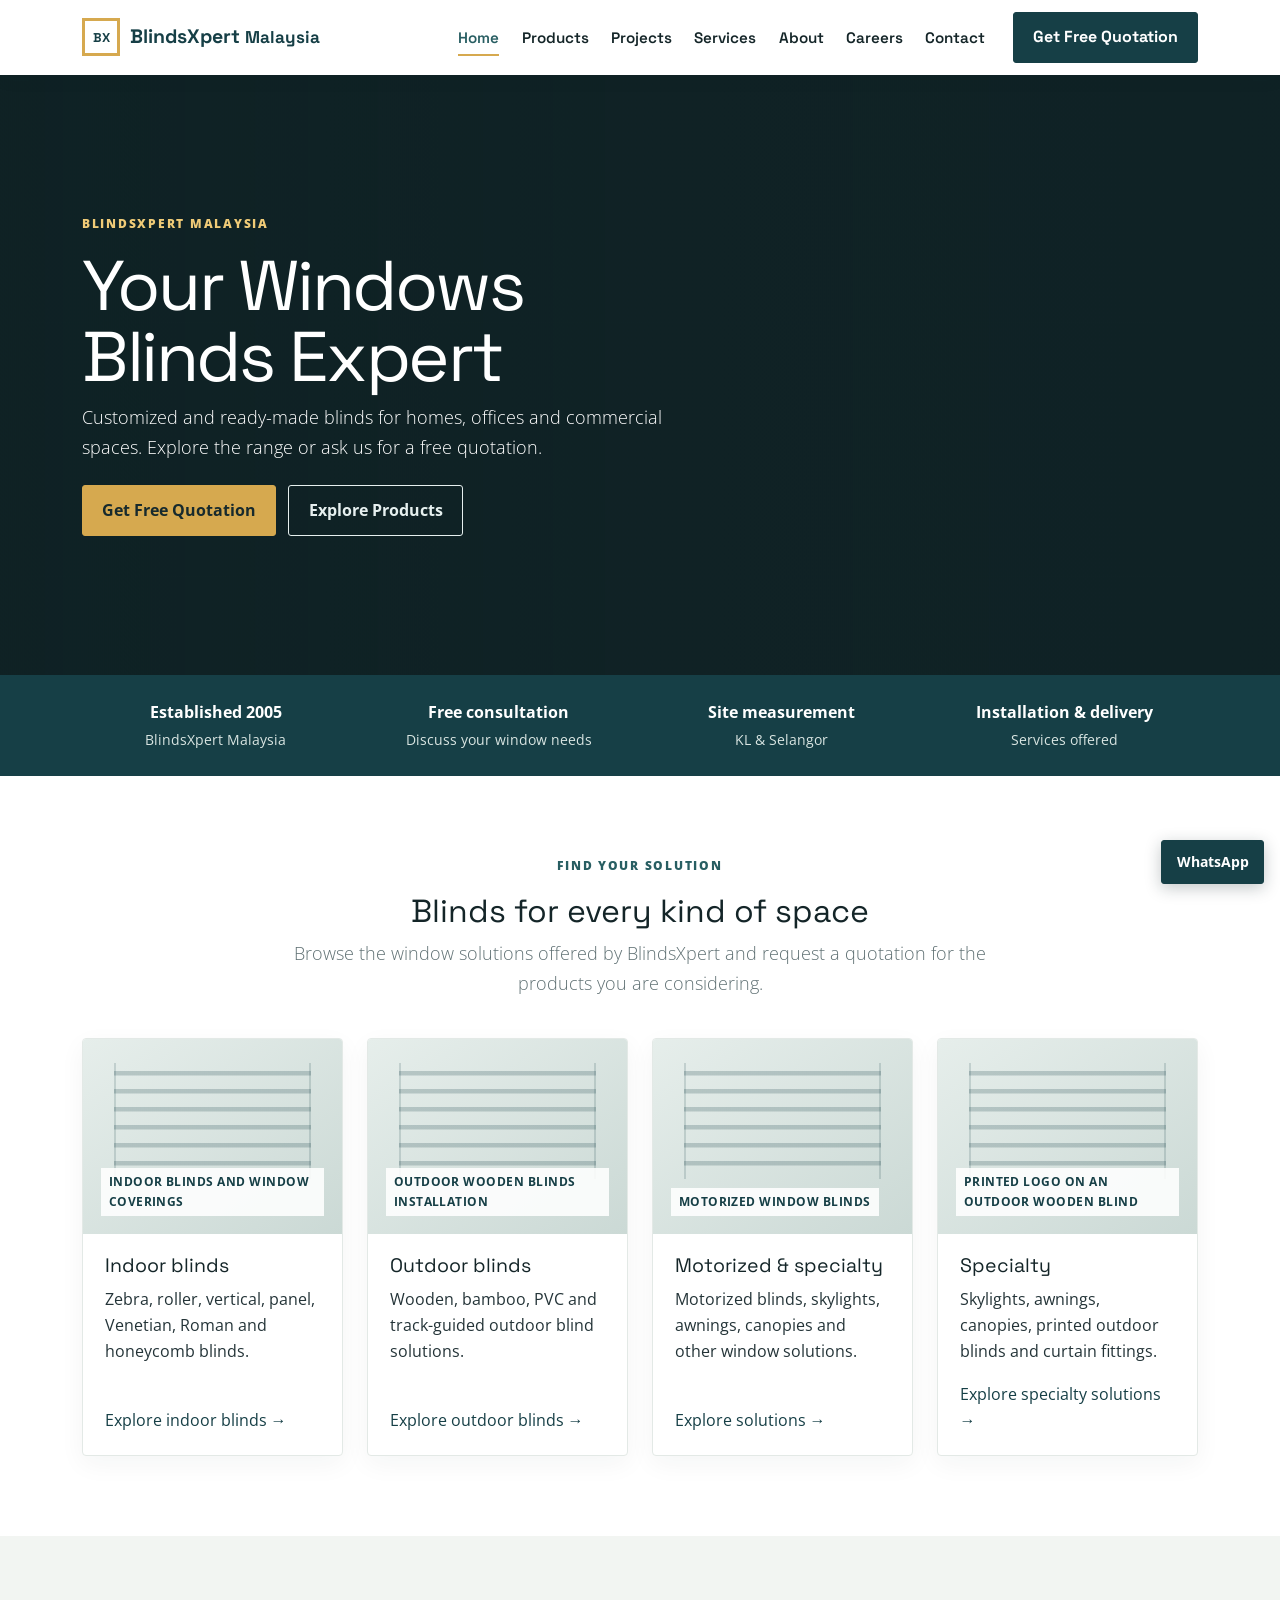
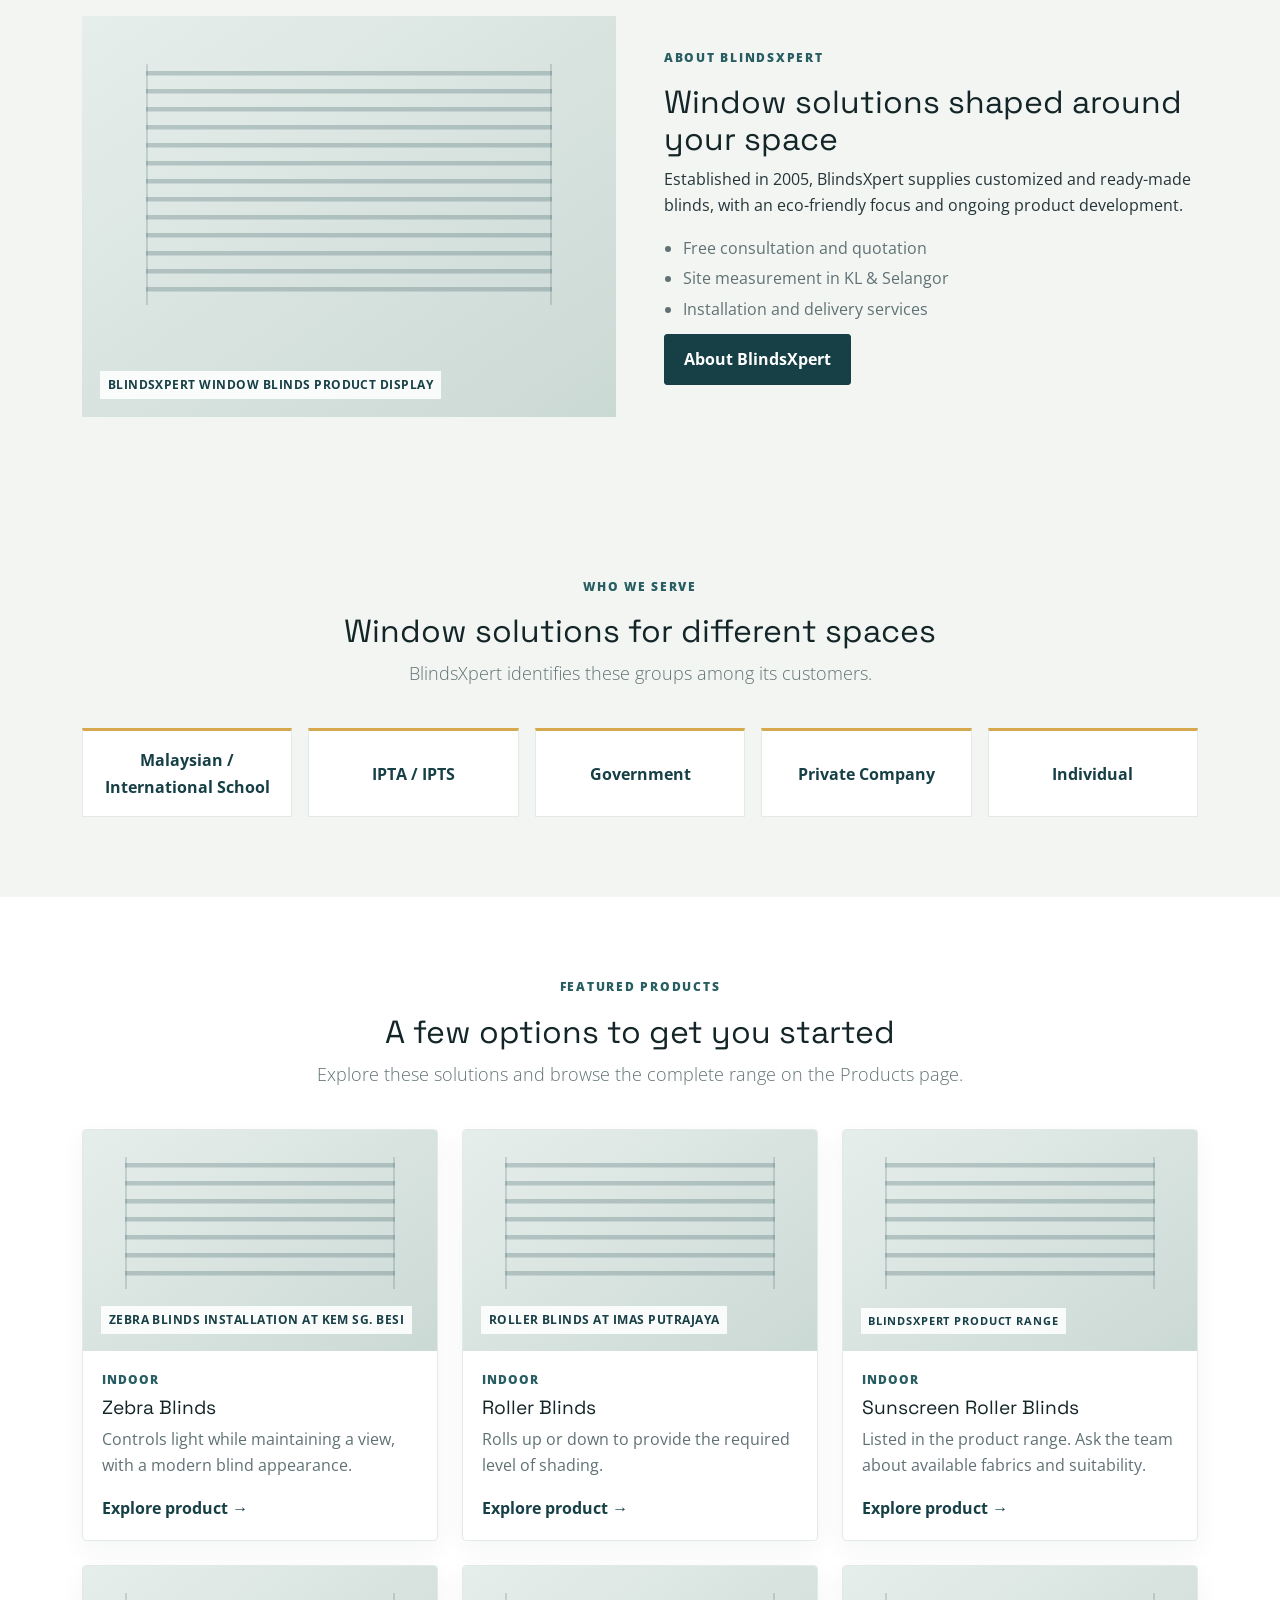
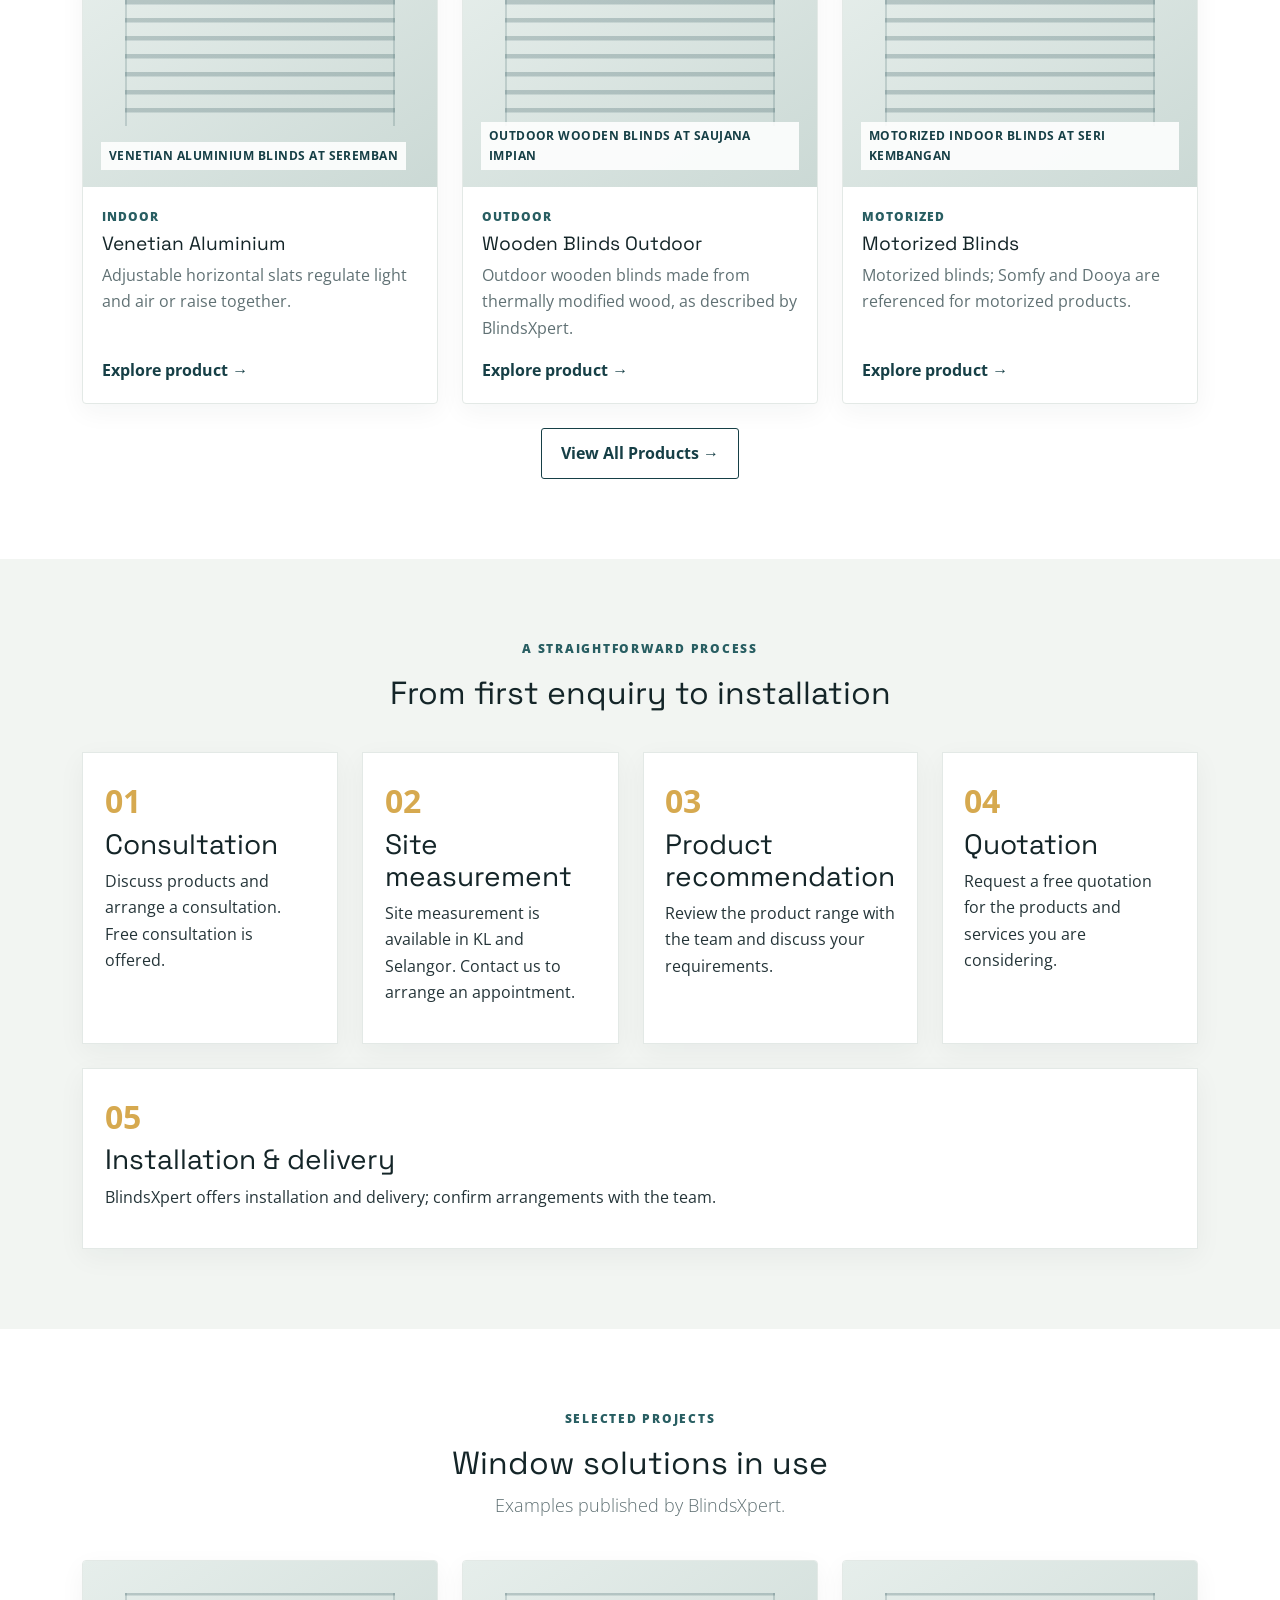
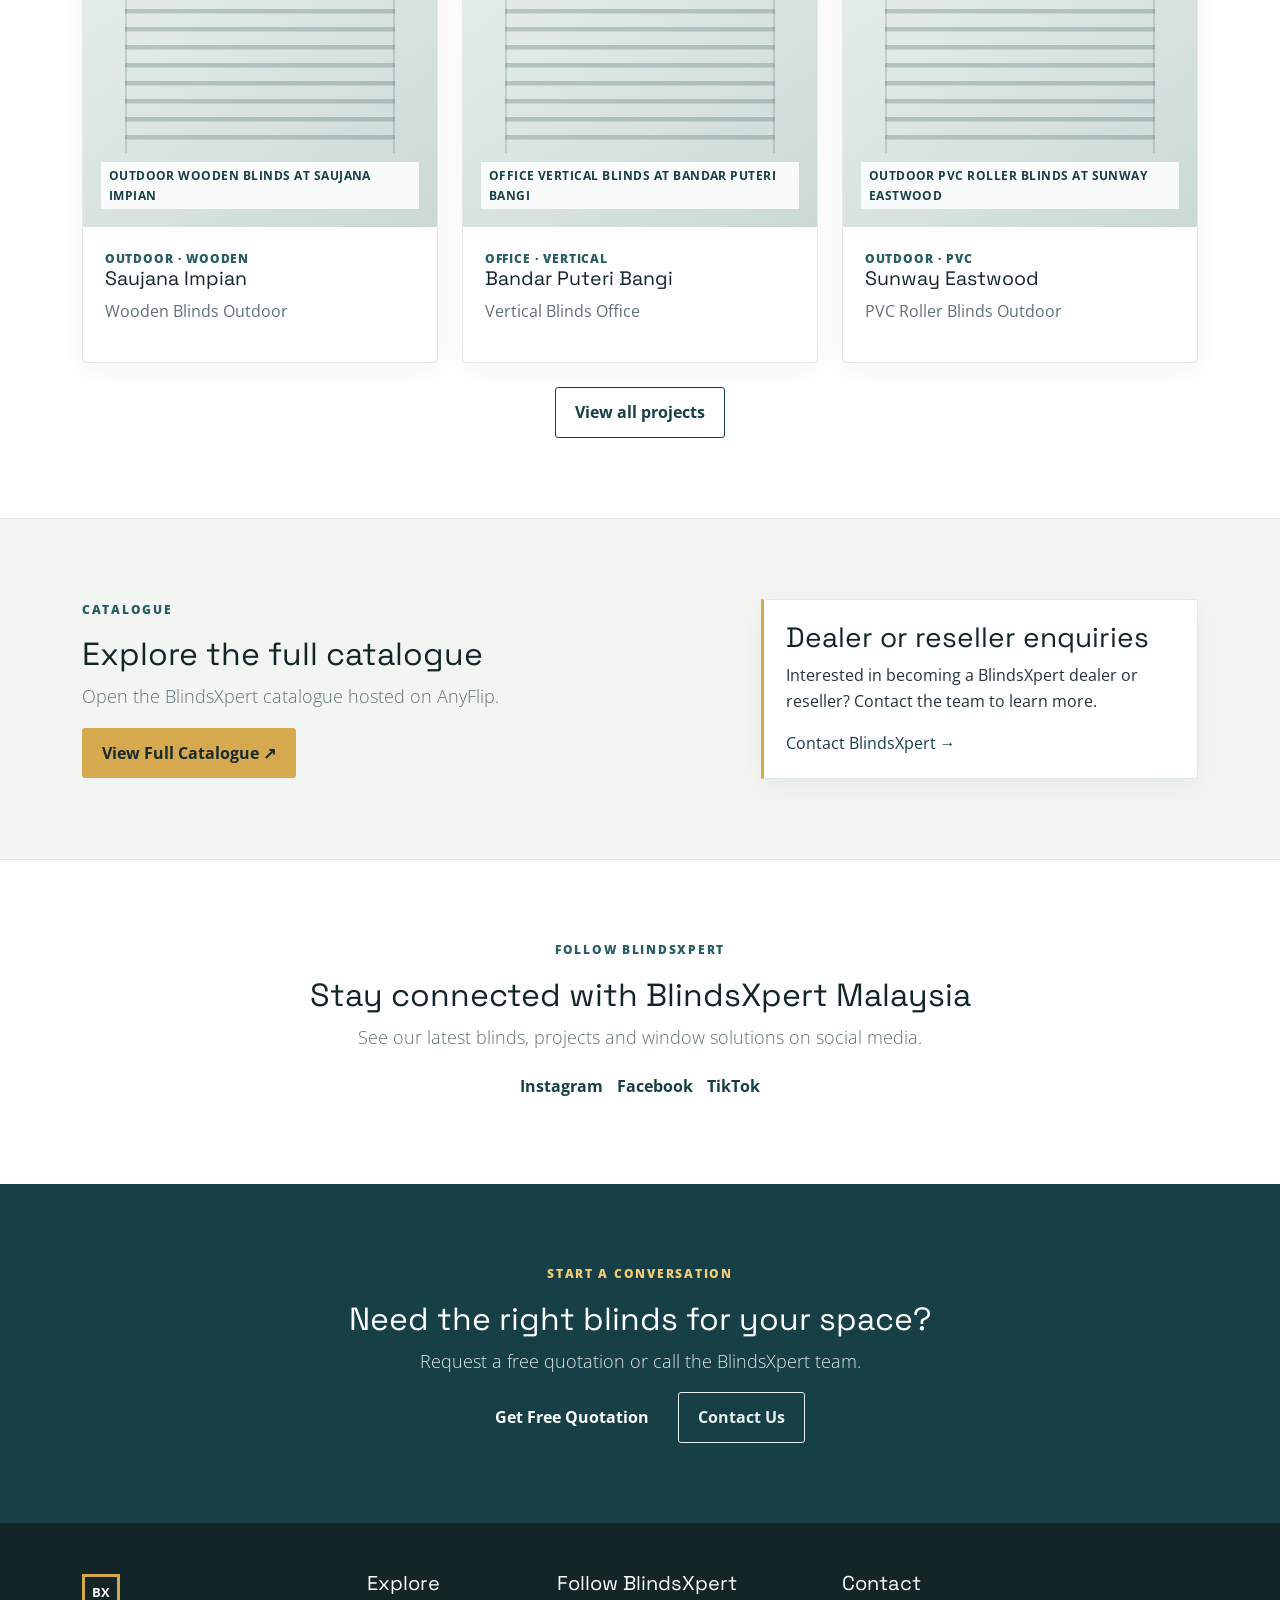
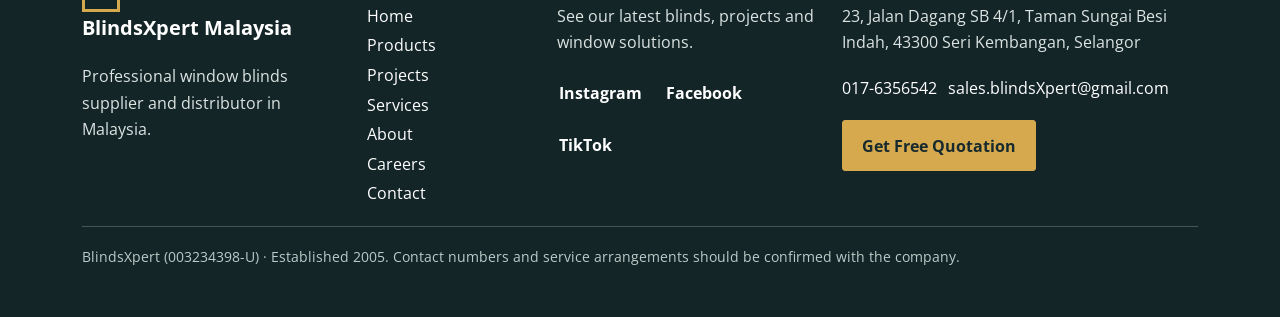
<file: index.html>
<!doctype html><html lang="en"><head><meta charset="utf-8"><meta name="viewport" content="width=device-width,initial-scale=1"><title>BlindsXpert Malaysia | Window Blinds &amp; Shades</title><meta name="description" content="Explore indoor and outdoor blinds, motorized solutions and window coverings from BlindsXpert Malaysia. Request a free quotation or consultation."><meta name="theme-color" content="#163f46"><meta property="og:title" content="BlindsXpert Malaysia | Window Blinds &amp; Shades"><meta property="og:description" content="Window blinds and solutions, with free consultation and quotation."><meta property="og:type" content="website"><link rel="canonical" href="https://blindsxpert.com.my/"><link rel="preconnect" href="https://fonts.googleapis.com"><link rel="preconnect" href="https://fonts.gstatic.com" crossorigin><link href="https://fonts.googleapis.com/css2?family=Open+Sans:wght@400;600;700&family=Space+Grotesk:wght@500;600;700&display=swap" rel="stylesheet"><link href="css/bootstrap.min.css" rel="stylesheet"><link href="css/style.css" rel="stylesheet"><script type="application/ld+json">{"@context":"https://schema.org","@type":"LocalBusiness","name":"BlindsXpert Malaysia","url":"https://blindsxpert.com.my/","email":"sales.blindsXpert@gmail.com","telephone":["+60176356542","+601139964863","+60389577686","+60389257036"],"address":{"@type":"PostalAddress","streetAddress":"23, Jalan Dagang SB 4/1, Taman Sungai Besi Indah","addressLocality":"Seri Kembangan","postalCode":"43300","addressRegion":"Selangor","addressCountry":"MY"},"sameAs":["https://www.facebook.com/blindsxpertmy/"]}</script></head><body><a class="skip-link" href="#main">Skip to content</a><header><nav class="navbar navbar-expand-lg sticky-top" aria-label="Main navigation"><div class="container"><a class="brand-mark" href="index.html" aria-label="BlindsXpert Malaysia home"><span class="brand-symbol" aria-hidden="true">BX</span><span>BlindsXpert <small>Malaysia</small></span></a><button class="navbar-toggler" type="button" data-bs-toggle="collapse" data-bs-target="#siteNav" aria-controls="siteNav" aria-expanded="false" aria-label="Toggle navigation"><span class="navbar-toggler-icon"></span></button><div class="collapse navbar-collapse" id="siteNav"><div class="navbar-nav ms-auto align-items-lg-center"><a class="nav-link active" aria-current="page" href="index.html">Home</a><a class="nav-link" href="products.html">Products</a><a class="nav-link" href="projects.html">Projects</a><a class="nav-link" href="services.html">Services</a><a class="nav-link" href="about.html">About</a><a class="nav-link" href="careers.html">Careers</a><a class="nav-link" href="contact.html">Contact</a><a class="btn btn-primary ms-lg-3" href="contact.html#quote">Get Free Quotation</a></div></div></div></nav></header><main id="main"><section class="hero"><div class="container py-5"><div class="col-lg-8 px-0"><p class="eyebrow">BlindsXpert Malaysia</p><h1>Your Windows<br>Blinds Expert</h1><p class="lead text-white mb-4">Customized and ready-made blinds for homes, offices and commercial spaces. Explore the range or ask us for a free quotation.</p><div class="hero-actions"><a class="btn btn-accent" href="contact.html#quote">Get Free Quotation</a><a class="btn btn-outline-light" href="products.html">Explore Products</a></div></div></div></section>
<section class="feature-strip py-4"><div class="container"><div class="row g-3 text-center"><div class="col-6 col-lg-3"><strong>Established 2005</strong><span>BlindsXpert Malaysia</span></div><div class="col-6 col-lg-3"><strong>Free consultation</strong><span>Discuss your window needs</span></div><div class="col-6 col-lg-3"><strong>Site measurement</strong><span>KL &amp; Selangor</span></div><div class="col-6 col-lg-3"><strong>Installation &amp; delivery</strong><span>Services offered</span></div></div></div></section>
<section class="section-pad"><div class="container"><div class="section-title text-center"><p class="eyebrow">Find your solution</p><h2>Blinds for every kind of space</h2><p class="lead">Browse the window solutions offered by BlindsXpert and request a quotation for the products you are considering.</p></div><div class="row g-4"><div class="col-md-6 col-lg-3"><article class="category-card"><img src="https://blindsxpert.com.my/images/portfolio_project/project2022/2.jpeg" alt="Indoor blinds and window coverings" loading="lazy"><div class="card-body"><h3>Indoor blinds</h3><p>Zebra, roller, vertical, panel, Venetian, Roman and honeycomb blinds.</p><a href="products.html#indoor">Explore indoor blinds →</a></div></article></div><div class="col-md-6 col-lg-3"><article class="category-card"><img src="https://blindsxpert.com.my/images/portfolio_project/project2022/1.jpeg" alt="Outdoor wooden blinds installation" loading="lazy"><div class="card-body"><h3>Outdoor blinds</h3><p>Wooden, bamboo, PVC and track-guided outdoor blind solutions.</p><a href="products.html#outdoor">Explore outdoor blinds →</a></div></article></div><div class="col-md-6 col-lg-3"><article class="category-card"><img src="https://blindsxpert.com.my/images/portfolio_project/project2022/9.jpeg" alt="Motorized window blinds" loading="lazy"><div class="card-body"><h3>Motorized &amp; specialty</h3><p>Motorized blinds, skylights, awnings, canopies and other window solutions.</p><a href="products.html#motorized">Explore solutions →</a></div></article></div><div class="col-md-6 col-lg-3"><article class="category-card"><img src="https://blindsxpert.com.my/images/portfolio_project/project2022/logodiy.jpeg" alt="Printed logo on an outdoor wooden blind" loading="lazy"><div class="card-body"><h3>Specialty</h3><p>Skylights, awnings, canopies, printed outdoor blinds and curtain fittings.</p><a href="products.html#specialty">Explore specialty solutions →</a></div></article></div></div></div></section>
<section class="section-pad section-light"><div class="container"><div class="row g-5 align-items-center"><div class="col-lg-6"><img class="plain-image" src="https://blindsxpert.com.my/images/portfolio_project/project2022/9.jpeg" alt="BlindsXpert window blinds product display" loading="lazy"></div><div class="col-lg-6"><p class="eyebrow">About BlindsXpert</p><h2>Window solutions shaped around your space</h2><p>Established in 2005, BlindsXpert supplies customized and ready-made blinds, with an eco-friendly focus and ongoing product development.</p><ul class="benefit-list"><li>Free consultation and quotation</li><li>Site measurement in KL &amp; Selangor</li><li>Installation and delivery services</li></ul><a class="btn btn-primary" href="about.html">About BlindsXpert</a></div></div></div></section>
<section class="section-pad who-we-serve"><div class="container"><div class="section-title text-center"><p class="eyebrow">Who we serve</p><h2>Window solutions for different spaces</h2><p class="lead">BlindsXpert identifies these groups among its customers.</p></div><div class="row g-3 text-center"><div class="col-6 col-lg"><div class="segment-card">Malaysian / International School</div></div><div class="col-6 col-lg"><div class="segment-card">IPTA / IPTS</div></div><div class="col-6 col-lg"><div class="segment-card">Government</div></div><div class="col-6 col-lg"><div class="segment-card">Private Company</div></div><div class="col-6 col-lg"><div class="segment-card">Individual</div></div></div></div></section><section class="section-pad featured-products"><div class="container"><div class="section-title text-center"><p class="eyebrow">Featured products</p><h2>A few options to get you started</h2><p class="lead">Explore these solutions and browse the complete range on the Products page.</p></div><div class="row g-4">
<div class="col-md-6 col-lg-4"><article class="product-feature-card"><img src="https://blindsxpert.com.my/images/portfolio_project/project2022/5.jpeg" alt="Zebra blinds installation at Kem Sg. Besi" loading="lazy"><div class="product-feature-body"><span class="tag">Indoor</span><h3>Zebra Blinds</h3><p>Controls light while maintaining a view, with a modern blind appearance.</p><a href="products.html#indoor">Explore product →</a></div></article></div>
<div class="col-md-6 col-lg-4"><article class="product-feature-card"><img src="https://blindsxpert.com.my/images/portfolio_project/project2022/7.jpeg" alt="Roller blinds at IMAS Putrajaya" loading="lazy"><div class="product-feature-body"><span class="tag">Indoor</span><h3>Roller Blinds</h3><p>Rolls up or down to provide the required level of shading.</p><a href="products.html#indoor">Explore product →</a></div></article></div>
<div class="col-md-6 col-lg-4"><article class="product-feature-card no-image"><div class="product-placeholder" aria-hidden="true"><span>BlindsXpert product range</span></div><div class="product-feature-body"><span class="tag">Indoor</span><h3>Sunscreen Roller Blinds</h3><p>Listed in the product range. Ask the team about available fabrics and suitability.</p><a href="products.html#indoor">Explore product →</a></div></article></div>
<div class="col-md-6 col-lg-4"><article class="product-feature-card"><img src="https://blindsxpert.com.my/images/portfolio_project/project2022/10.jpeg" alt="Venetian aluminium blinds at Seremban" loading="lazy"><div class="product-feature-body"><span class="tag">Indoor</span><h3>Venetian Aluminium</h3><p>Adjustable horizontal slats regulate light and air or raise together.</p><a href="products.html#indoor">Explore product →</a></div></article></div>
<div class="col-md-6 col-lg-4"><article class="product-feature-card"><img src="https://blindsxpert.com.my/images/portfolio_project/project2022/1.jpeg" alt="Outdoor wooden blinds at Saujana Impian" loading="lazy"><div class="product-feature-body"><span class="tag">Outdoor</span><h3>Wooden Blinds Outdoor</h3><p>Outdoor wooden blinds made from thermally modified wood, as described by BlindsXpert.</p><a href="products.html#outdoor">Explore product →</a></div></article></div>
<div class="col-md-6 col-lg-4"><article class="product-feature-card"><img src="https://blindsxpert.com.my/images/portfolio_project/project2022/9.jpeg" alt="Motorized indoor blinds at Seri Kembangan" loading="lazy"><div class="product-feature-body"><span class="tag">Motorized</span><h3>Motorized Blinds</h3><p>Motorized blinds; Somfy and Dooya are referenced for motorized products.</p><a href="products.html#motorized">Explore product →</a></div></article></div>
</div><div class="text-center mt-4"><a class="btn btn-outline-primary" href="products.html">View All Products →</a></div></div></section>
<section class="section-pad section-light">
<div class="container"><div class="section-title text-center"><p class="eyebrow">A straightforward process</p><h2>From first enquiry to installation</h2></div><div class="row g-4">
<div class="col-md-6 col-lg"><div class="info-card"><span class="process-number">01</span><h3>Consultation</h3><p>Discuss products and arrange a consultation. Free consultation is offered.</p></div></div>
<div class="col-md-6 col-lg"><div class="info-card"><span class="process-number">02</span><h3>Site measurement</h3><p>Site measurement is available in KL and Selangor. Contact us to arrange an appointment.</p></div></div>
<div class="col-md-6 col-lg"><div class="info-card"><span class="process-number">03</span><h3>Product recommendation</h3><p>Review the product range with the team and discuss your requirements.</p></div></div>
<div class="col-md-6 col-lg"><div class="info-card"><span class="process-number">04</span><h3>Quotation</h3><p>Request a free quotation for the products and services you are considering.</p></div></div>
<div class="col-md-6 col-lg"><div class="info-card"><span class="process-number">05</span><h3>Installation &amp; delivery</h3><p>BlindsXpert offers installation and delivery; confirm arrangements with the team.</p></div></div>
</div></div></section>
<section class="section-pad"><div class="container"><div class="section-title text-center"><p class="eyebrow">Selected projects</p><h2>Window solutions in use</h2><p class="lead">Examples published by BlindsXpert.</p></div><div class="row g-4"><div class="col-md-4"><article class="project-card"><img src="https://blindsxpert.com.my/images/portfolio_project/project2022/1.jpeg" alt="Outdoor wooden blinds at Saujana Impian" loading="lazy"><div class="card-body"><span class="tag">Outdoor · Wooden</span><h3>Saujana Impian</h3><p>Wooden Blinds Outdoor</p></div></article></div><div class="col-md-4"><article class="project-card"><img src="https://blindsxpert.com.my/images/portfolio_project/project2022/2.jpeg" alt="Office vertical blinds at Bandar Puteri Bangi" loading="lazy"><div class="card-body"><span class="tag">Office · Vertical</span><h3>Bandar Puteri Bangi</h3><p>Vertical Blinds Office</p></div></article></div><div class="col-md-4"><article class="project-card"><img src="https://blindsxpert.com.my/images/portfolio_project/project2022/3.jpeg" alt="Outdoor PVC roller blinds at Sunway Eastwood" loading="lazy"><div class="card-body"><span class="tag">Outdoor · PVC</span><h3>Sunway Eastwood</h3><p>PVC Roller Blinds Outdoor</p></div></article></div></div><div class="text-center mt-4"><a class="btn btn-outline-primary" href="projects.html">View all projects</a></div></div></section>
<section class="section-pad section-light catalogue-section"><div class="container"><div class="row g-5 align-items-center"><div class="col-lg-7"><p class="eyebrow">Catalogue</p><h2>Explore the full catalogue</h2><p class="lead">Open the BlindsXpert catalogue hosted on AnyFlip.</p><a class="btn btn-accent" href="https://online.anyflip.com/djdfc/yobf/mobile/" target="_blank" rel="noopener noreferrer">View Full Catalogue <span aria-hidden="true">↗</span></a></div><div class="col-lg-5"><div class="info-card"><h3>Dealer or reseller enquiries</h3><p>Interested in becoming a BlindsXpert dealer or reseller? Contact the team to learn more.</p><a href="contact.html#quote">Contact BlindsXpert →</a></div></div></div></div></section>
<section class="section-pad social-follow"><div class="container text-center"><p class="eyebrow">Follow BlindsXpert</p><h2>Stay connected with BlindsXpert Malaysia</h2><p class="lead">See our latest blinds, projects and window solutions on social media.</p><div class="social-links social-links-light justify-content-center"><a class="social-link" href="https://www.instagram.com/blindsxpert/" target="_blank" rel="noopener noreferrer" aria-label="BlindsXpert on Instagram">Instagram</a><a class="social-link" href="https://www.facebook.com/blindsxpertmy/" target="_blank" rel="noopener noreferrer" aria-label="BlindsXpert on Facebook">Facebook</a><a class="social-link" href="https://www.tiktok.com/@blindsxpert_tiktok" target="_blank" rel="noopener noreferrer" aria-label="BlindsXpert on TikTok">TikTok</a></div></div></section><section class="section-pad final-cta"><div class="container text-center"><p class="eyebrow">Start a conversation</p><h2>Need the right blinds for your space?</h2><p class="lead">Request a free quotation or call the BlindsXpert team.</p><a class="btn btn-primary" href="contact.html#quote">Get Free Quotation</a><a class="btn btn-outline-light ms-sm-2" href="contact.html">Contact Us</a></div></section></main><footer class="footer py-5"><div class="container"><div class="row g-4 align-items-start"><div class="col-12 col-lg-3"><a class="brand-mark text-white" href="index.html" aria-label="BlindsXpert Malaysia home"><span class="brand-symbol" aria-hidden="true">BX</span><span>BlindsXpert Malaysia</span></a><p class="mt-3">Professional window blinds supplier and distributor in Malaysia.</p></div><div class="col-6 col-lg-2"><h2 class="h5">Explore</h2><nav aria-label="Footer navigation"><a href="index.html">Home</a><a href="products.html">Products</a><a href="projects.html">Projects</a><a href="services.html">Services</a><a href="about.html">About</a><a href="careers.html">Careers</a><a href="contact.html">Contact</a></nav></div><div class="col-6 col-lg-3"><h2 class="h5">Follow BlindsXpert</h2><p>See our latest blinds, projects and window solutions.</p><div class="social-links"><a class="social-link" href="https://www.instagram.com/blindsxpert/" target="_blank" rel="noopener noreferrer" aria-label="BlindsXpert on Instagram">Instagram</a><a class="social-link" href="https://www.facebook.com/blindsxpertmy/" target="_blank" rel="noopener noreferrer" aria-label="BlindsXpert on Facebook">Facebook</a><a class="social-link" href="https://www.tiktok.com/@blindsxpert_tiktok" target="_blank" rel="noopener noreferrer" aria-label="BlindsXpert on TikTok">TikTok</a></div></div><div class="col-12 col-lg-4"><h2 class="h5">Contact</h2><p>23, Jalan Dagang SB 4/1, Taman Sungai Besi Indah, 43300 Seri Kembangan, Selangor</p><a href="tel:+60176356542">017-6356542</a><a href="mailto:sales.blindsXpert@gmail.com">sales.blindsXpert@gmail.com</a><a class="btn btn-accent footer-cta mt-3" href="contact.html#quote">Get Free Quotation</a></div></div><hr><small>BlindsXpert (003234398-U) · Established 2005. Contact numbers and service arrangements should be confirmed with the company.</small></div></footer><a class="btn btn-primary floating-contact" href="https://blindsxpert.wasap.my/" target="_blank" rel="noopener noreferrer" aria-label="Contact BlindsXpert on WhatsApp">WhatsApp</a><button class="btn btn-primary to-top" type="button" aria-label="Back to top">↑</button><script src="https://cdn.jsdelivr.net/npm/bootstrap@5.0.0/dist/js/bootstrap.bundle.min.js"></script><script src="js/main.js" defer></script></body></html>
</file>
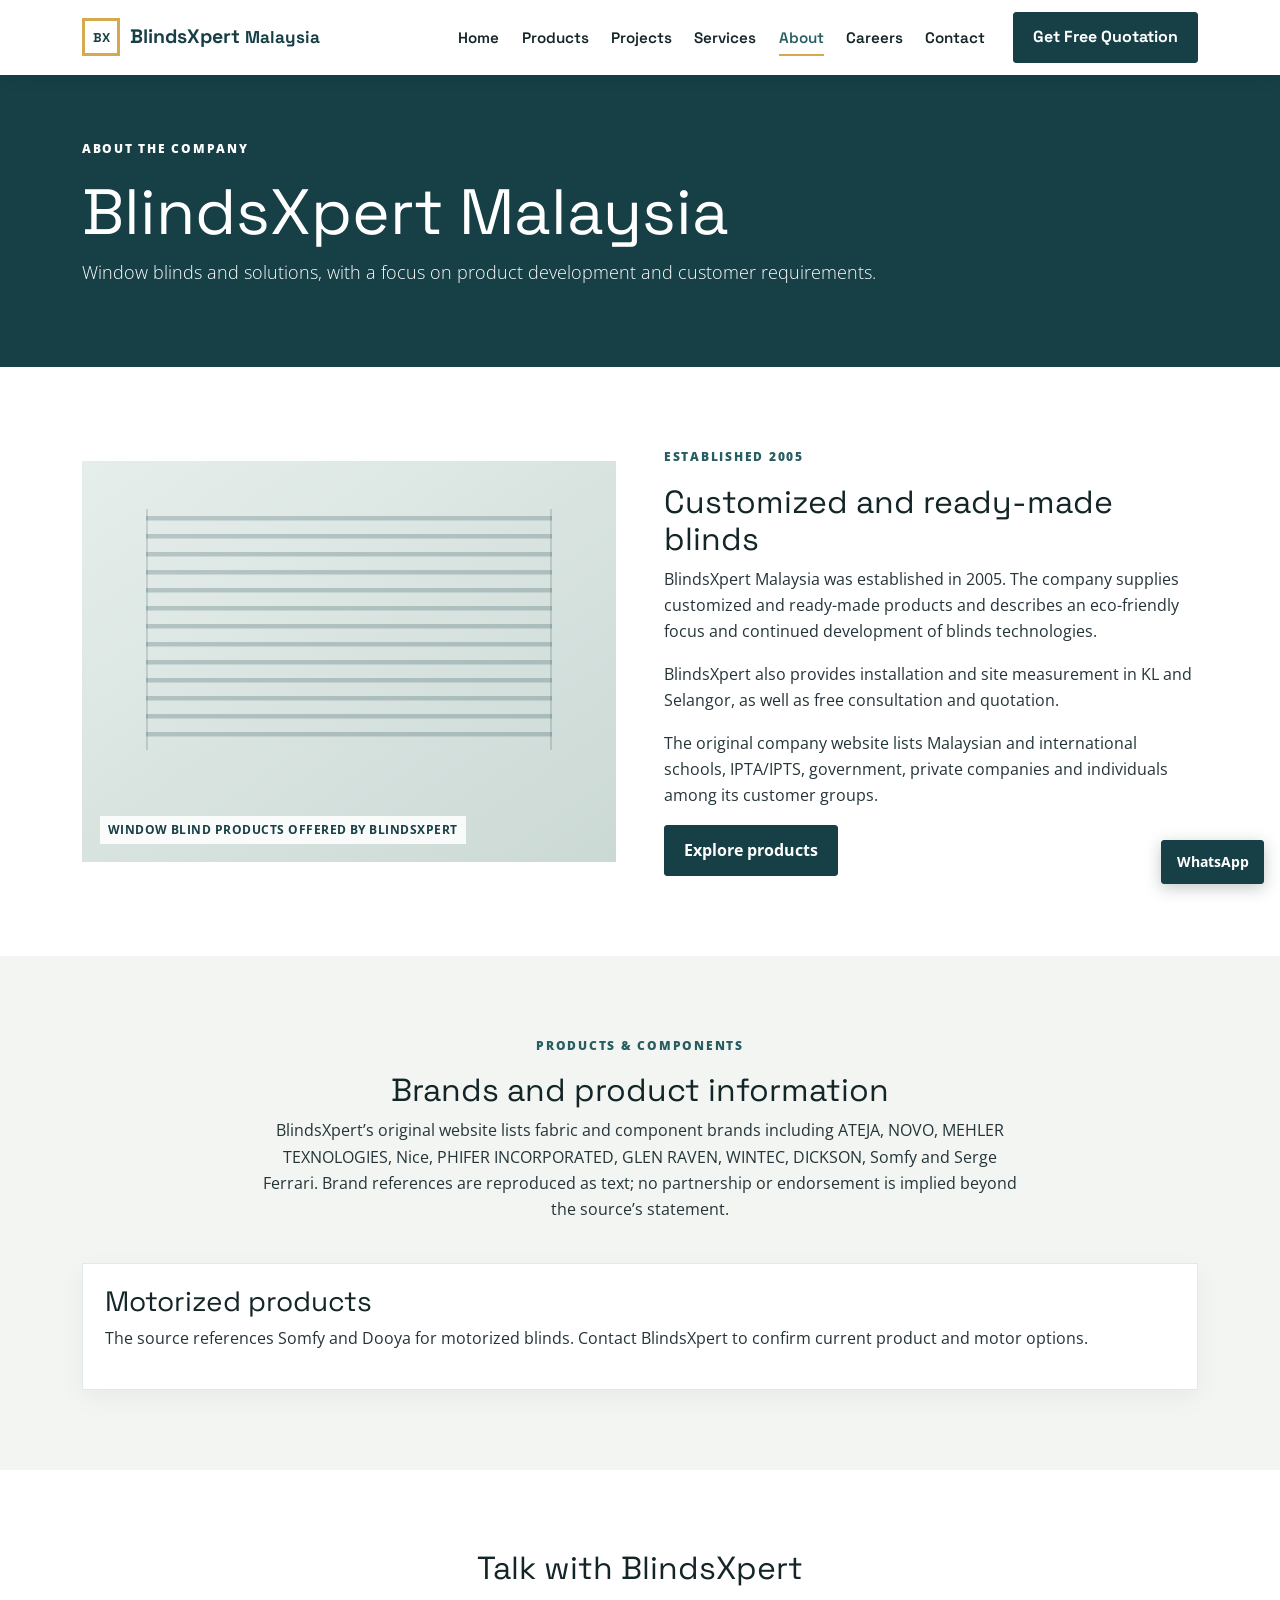
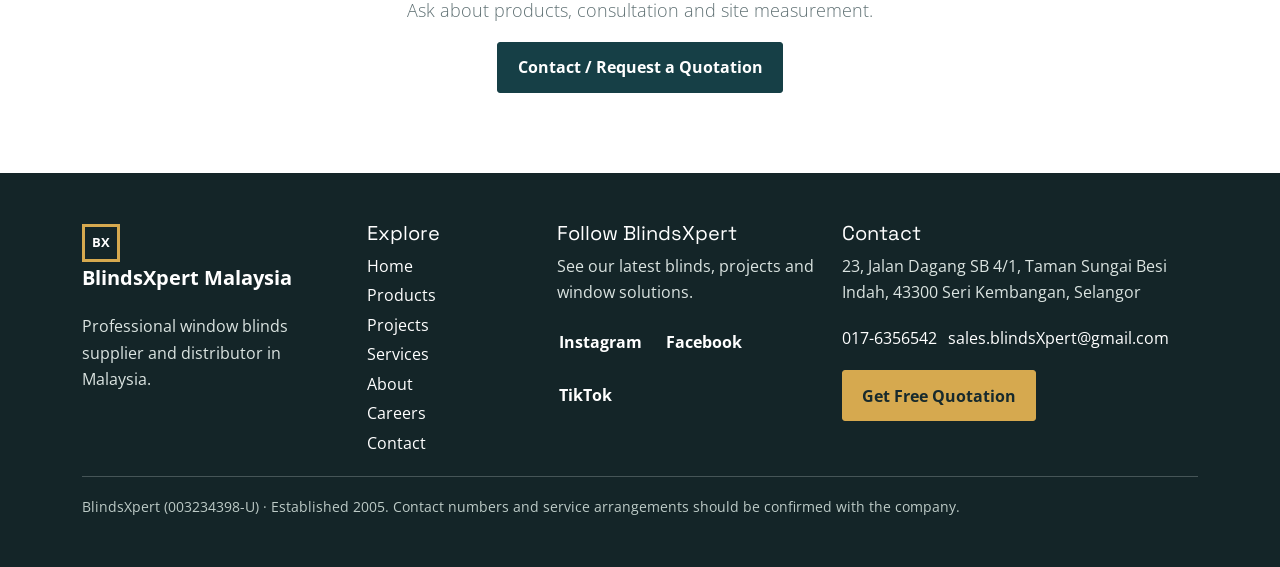
<file: about.html>
<!doctype html><html lang="en"><head><meta charset="utf-8"><meta name="viewport" content="width=device-width,initial-scale=1"><title>About BlindsXpert Malaysia</title><meta name="description" content="Learn about BlindsXpert Malaysia, established in 2005 and supplying customized and ready-made window blinds."><link rel="canonical" href="https://blindsxpert.com.my/about.html"><link href="https://fonts.googleapis.com/css2?family=Open+Sans:wght@400;600;700&family=Space+Grotesk:wght@500;600;700&display=swap" rel="stylesheet"><link href="css/bootstrap.min.css" rel="stylesheet"><link href="css/style.css" rel="stylesheet"></head><body><a class="skip-link" href="#main">Skip to content</a><header><nav class="navbar navbar-expand-lg sticky-top" aria-label="Main navigation"><div class="container"><a class="brand-mark" href="index.html"><span class="brand-symbol">BX</span><span>BlindsXpert <small>Malaysia</small></span></a><button class="navbar-toggler" type="button" data-bs-toggle="collapse" data-bs-target="#siteNav" aria-controls="siteNav" aria-expanded="false" aria-label="Toggle navigation"><span class="navbar-toggler-icon"></span></button><div class="collapse navbar-collapse" id="siteNav"><div class="navbar-nav ms-auto align-items-lg-center"><a class="nav-link" href="index.html">Home</a><a class="nav-link" href="products.html">Products</a><a class="nav-link" href="projects.html">Projects</a><a class="nav-link" href="services.html">Services</a><a class="nav-link active" aria-current="page" href="about.html">About</a><a class="nav-link" href="careers.html">Careers</a><a class="nav-link" href="contact.html">Contact</a><a class="btn btn-primary ms-lg-3" href="contact.html#quote">Get Free Quotation</a></div></div></div></nav></header><main id="main"><section class="page-hero"><div class="container"><p class="eyebrow text-white">About the company</p><h1>BlindsXpert Malaysia</h1><p class="lead text-white">Window blinds and solutions, with a focus on product development and customer requirements.</p></div></section><section class="section-pad"><div class="container"><div class="row g-5 align-items-center"><div class="col-lg-6"><img class="plain-image" src="https://blindsxpert.com.my/images/portfolio_project/project2022/9.jpeg" alt="Window blind products offered by BlindsXpert" loading="lazy"></div><div class="col-lg-6"><p class="eyebrow">Established 2005</p><h2>Customized and ready-made blinds</h2><p>BlindsXpert Malaysia was established in 2005. The company supplies customized and ready-made products and describes an eco-friendly focus and continued development of blinds technologies.</p><p>BlindsXpert also provides installation and site measurement in KL and Selangor, as well as free consultation and quotation.</p><p>The original company website lists Malaysian and international schools, IPTA/IPTS, government, private companies and individuals among its customer groups.</p><a class="btn btn-primary" href="products.html">Explore products</a></div></div></div></section><section class="section-pad section-light"><div class="container"><div class="section-title text-center"><p class="eyebrow">Products &amp; components</p><h2>Brands and product information</h2><p>BlindsXpert’s original website lists fabric and component brands including ATEJA, NOVO, MEHLER TEXNOLOGIES, Nice, PHIFER INCORPORATED, GLEN RAVEN, WINTEC, DICKSON, Somfy and Serge Ferrari. Brand references are reproduced as text; no partnership or endorsement is implied beyond the source’s statement.</p></div><div class="info-card"><h3>Motorized products</h3><p>The source references Somfy and Dooya for motorized blinds. Contact BlindsXpert to confirm current product and motor options.</p></div></div></section><section class="section-pad"><div class="container text-center"><h2>Talk with BlindsXpert</h2><p class="lead">Ask about products, consultation and site measurement.</p><a class="btn btn-primary" href="contact.html#quote">Contact / Request a Quotation</a></div></section></main><footer class="footer py-5"><div class="container"><div class="row g-4 align-items-start"><div class="col-12 col-lg-3"><a class="brand-mark text-white" href="index.html" aria-label="BlindsXpert Malaysia home"><span class="brand-symbol" aria-hidden="true">BX</span><span>BlindsXpert Malaysia</span></a><p class="mt-3">Professional window blinds supplier and distributor in Malaysia.</p></div><div class="col-6 col-lg-2"><h2 class="h5">Explore</h2><nav aria-label="Footer navigation"><a href="index.html">Home</a><a href="products.html">Products</a><a href="projects.html">Projects</a><a href="services.html">Services</a><a href="about.html">About</a><a href="careers.html">Careers</a><a href="contact.html">Contact</a></nav></div><div class="col-6 col-lg-3"><h2 class="h5">Follow BlindsXpert</h2><p>See our latest blinds, projects and window solutions.</p><div class="social-links"><a class="social-link" href="https://www.instagram.com/blindsxpert/" target="_blank" rel="noopener noreferrer" aria-label="BlindsXpert on Instagram">Instagram</a><a class="social-link" href="https://www.facebook.com/blindsxpertmy/" target="_blank" rel="noopener noreferrer" aria-label="BlindsXpert on Facebook">Facebook</a><a class="social-link" href="https://www.tiktok.com/@blindsxpert_tiktok" target="_blank" rel="noopener noreferrer" aria-label="BlindsXpert on TikTok">TikTok</a></div></div><div class="col-12 col-lg-4"><h2 class="h5">Contact</h2><p>23, Jalan Dagang SB 4/1, Taman Sungai Besi Indah, 43300 Seri Kembangan, Selangor</p><a href="tel:+60176356542">017-6356542</a><a href="mailto:sales.blindsXpert@gmail.com">sales.blindsXpert@gmail.com</a><a class="btn btn-accent footer-cta mt-3" href="contact.html#quote">Get Free Quotation</a></div></div><hr><small>BlindsXpert (003234398-U) · Established 2005. Contact numbers and service arrangements should be confirmed with the company.</small></div></footer><a class="btn btn-primary floating-contact" href="https://blindsxpert.wasap.my/" target="_blank" rel="noopener noreferrer" aria-label="Contact BlindsXpert on WhatsApp">WhatsApp</a><script src="https://cdn.jsdelivr.net/npm/bootstrap@5.0.0/dist/js/bootstrap.bundle.min.js"></script><script src="js/main.js" defer></script></body></html>
</file>
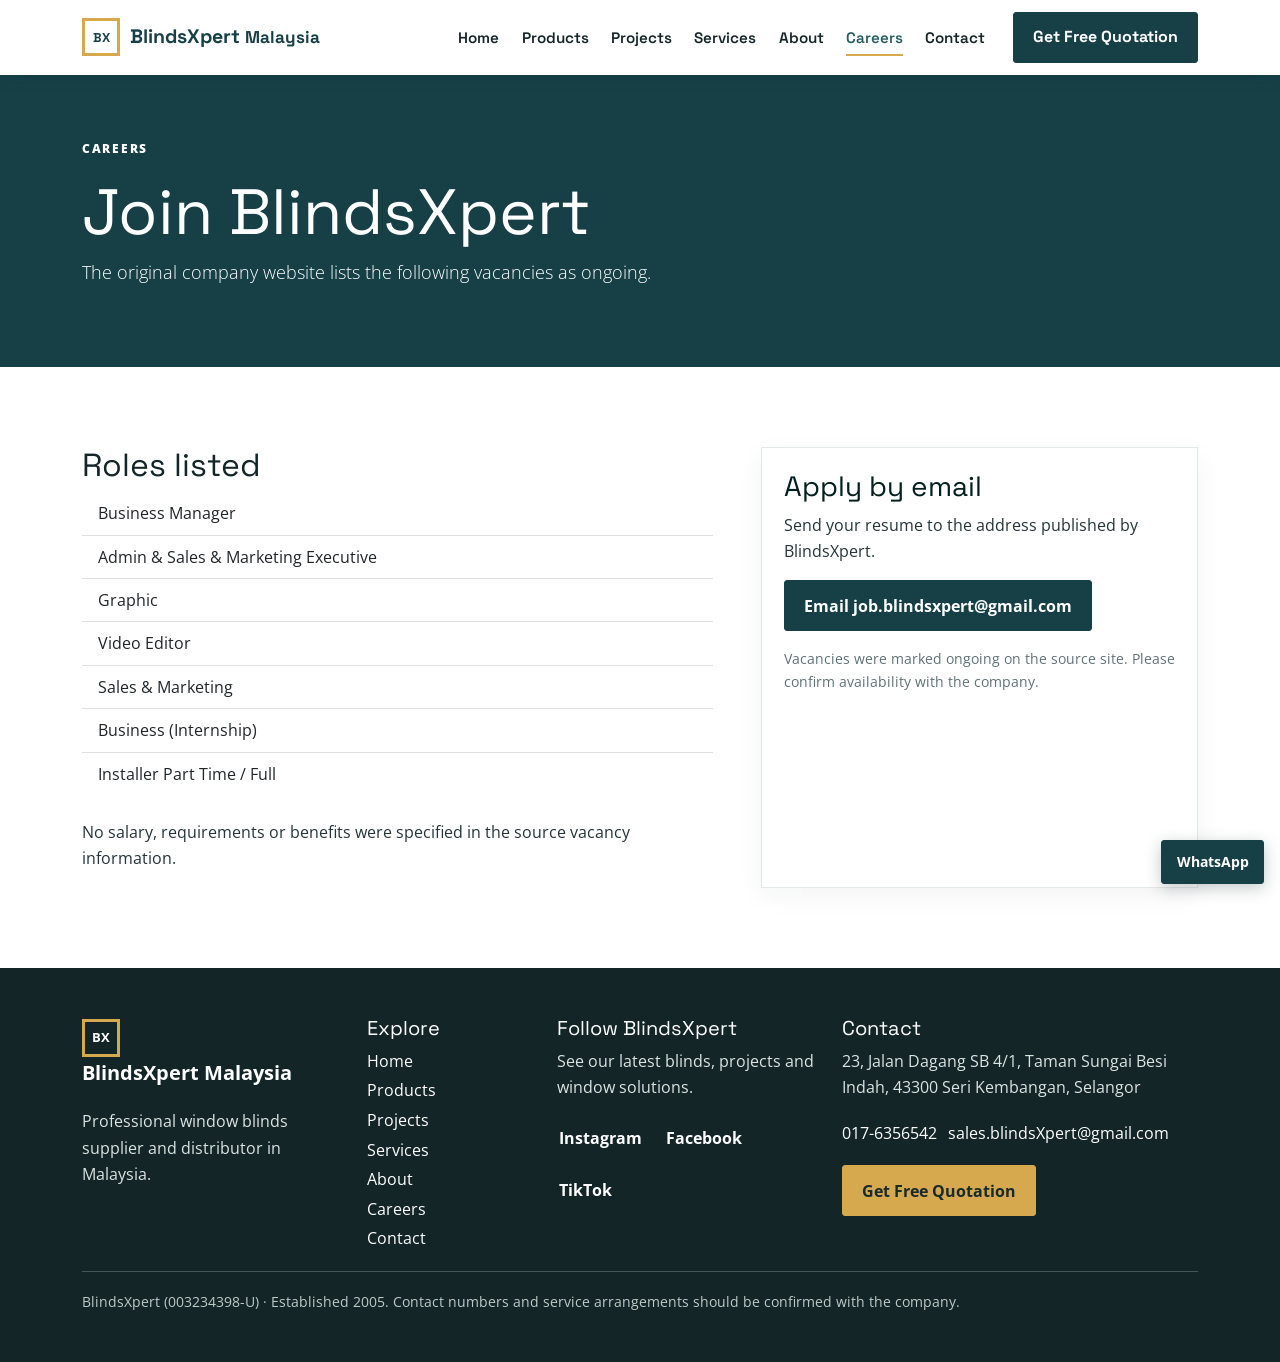
<file: careers.html>
<!doctype html><html lang="en"><head><meta charset="utf-8"><meta name="viewport" content="width=device-width,initial-scale=1"><title>Careers | BlindsXpert Malaysia</title><meta name="description" content="See the ongoing vacancy roles listed by BlindsXpert Malaysia and apply by email."><link rel="canonical" href="https://blindsxpert.com.my/careers.html"><link href="https://fonts.googleapis.com/css2?family=Open+Sans:wght@400;600;700&family=Space+Grotesk:wght@500;600;700&display=swap" rel="stylesheet"><link href="css/bootstrap.min.css" rel="stylesheet"><link href="css/style.css" rel="stylesheet"></head><body><a class="skip-link" href="#main">Skip to content</a><header><nav class="navbar navbar-expand-lg sticky-top" aria-label="Main navigation"><div class="container"><a class="brand-mark" href="index.html"><span class="brand-symbol">BX</span><span>BlindsXpert <small>Malaysia</small></span></a><button class="navbar-toggler" type="button" data-bs-toggle="collapse" data-bs-target="#siteNav" aria-controls="siteNav" aria-expanded="false" aria-label="Toggle navigation"><span class="navbar-toggler-icon"></span></button><div class="collapse navbar-collapse" id="siteNav"><div class="navbar-nav ms-auto align-items-lg-center"><a class="nav-link" href="index.html">Home</a><a class="nav-link" href="products.html">Products</a><a class="nav-link" href="projects.html">Projects</a><a class="nav-link" href="services.html">Services</a><a class="nav-link" href="about.html">About</a><a class="nav-link active" aria-current="page" href="careers.html">Careers</a><a class="nav-link" href="contact.html">Contact</a><a class="btn btn-primary ms-lg-3" href="contact.html#quote">Get Free Quotation</a></div></div></div></nav></header><main id="main"><section class="page-hero"><div class="container"><p class="eyebrow text-white">Careers</p><h1>Join BlindsXpert</h1><p class="lead text-white">The original company website lists the following vacancies as ongoing.</p></div></section><section class="section-pad"><div class="container"><div class="row g-5"><div class="col-lg-7"><h2>Roles listed</h2><ul class="list-group list-group-flush mb-4"><li class="list-group-item">Business Manager</li><li class="list-group-item">Admin &amp; Sales &amp; Marketing Executive</li><li class="list-group-item">Graphic</li><li class="list-group-item">Video Editor</li><li class="list-group-item">Sales &amp; Marketing</li><li class="list-group-item">Business (Internship)</li><li class="list-group-item">Installer Part Time / Full</li></ul><p>No salary, requirements or benefits were specified in the source vacancy information.</p></div><div class="col-lg-5"><div class="info-card"><h2 class="h3">Apply by email</h2><p>Send your resume to the address published by BlindsXpert.</p><a class="btn btn-primary" href="mailto:job.blindsxpert@gmail.com?subject=BlindsXpert%20career%20enquiry">Email job.blindsxpert@gmail.com</a><p class="small muted mt-3">Vacancies were marked ongoing on the source site. Please confirm availability with the company.</p></div></div></div></div></section></main><footer class="footer py-5"><div class="container"><div class="row g-4 align-items-start"><div class="col-12 col-lg-3"><a class="brand-mark text-white" href="index.html" aria-label="BlindsXpert Malaysia home"><span class="brand-symbol" aria-hidden="true">BX</span><span>BlindsXpert Malaysia</span></a><p class="mt-3">Professional window blinds supplier and distributor in Malaysia.</p></div><div class="col-6 col-lg-2"><h2 class="h5">Explore</h2><nav aria-label="Footer navigation"><a href="index.html">Home</a><a href="products.html">Products</a><a href="projects.html">Projects</a><a href="services.html">Services</a><a href="about.html">About</a><a href="careers.html">Careers</a><a href="contact.html">Contact</a></nav></div><div class="col-6 col-lg-3"><h2 class="h5">Follow BlindsXpert</h2><p>See our latest blinds, projects and window solutions.</p><div class="social-links"><a class="social-link" href="https://www.instagram.com/blindsxpert/" target="_blank" rel="noopener noreferrer" aria-label="BlindsXpert on Instagram">Instagram</a><a class="social-link" href="https://www.facebook.com/blindsxpertmy/" target="_blank" rel="noopener noreferrer" aria-label="BlindsXpert on Facebook">Facebook</a><a class="social-link" href="https://www.tiktok.com/@blindsxpert_tiktok" target="_blank" rel="noopener noreferrer" aria-label="BlindsXpert on TikTok">TikTok</a></div></div><div class="col-12 col-lg-4"><h2 class="h5">Contact</h2><p>23, Jalan Dagang SB 4/1, Taman Sungai Besi Indah, 43300 Seri Kembangan, Selangor</p><a href="tel:+60176356542">017-6356542</a><a href="mailto:sales.blindsXpert@gmail.com">sales.blindsXpert@gmail.com</a><a class="btn btn-accent footer-cta mt-3" href="contact.html#quote">Get Free Quotation</a></div></div><hr><small>BlindsXpert (003234398-U) · Established 2005. Contact numbers and service arrangements should be confirmed with the company.</small></div></footer><a class="btn btn-primary floating-contact" href="https://blindsxpert.wasap.my/" target="_blank" rel="noopener noreferrer" aria-label="Contact BlindsXpert on WhatsApp">WhatsApp</a><script src="https://cdn.jsdelivr.net/npm/bootstrap@5.0.0/dist/js/bootstrap.bundle.min.js"></script><script src="js/main.js" defer></script></body></html>
</file>
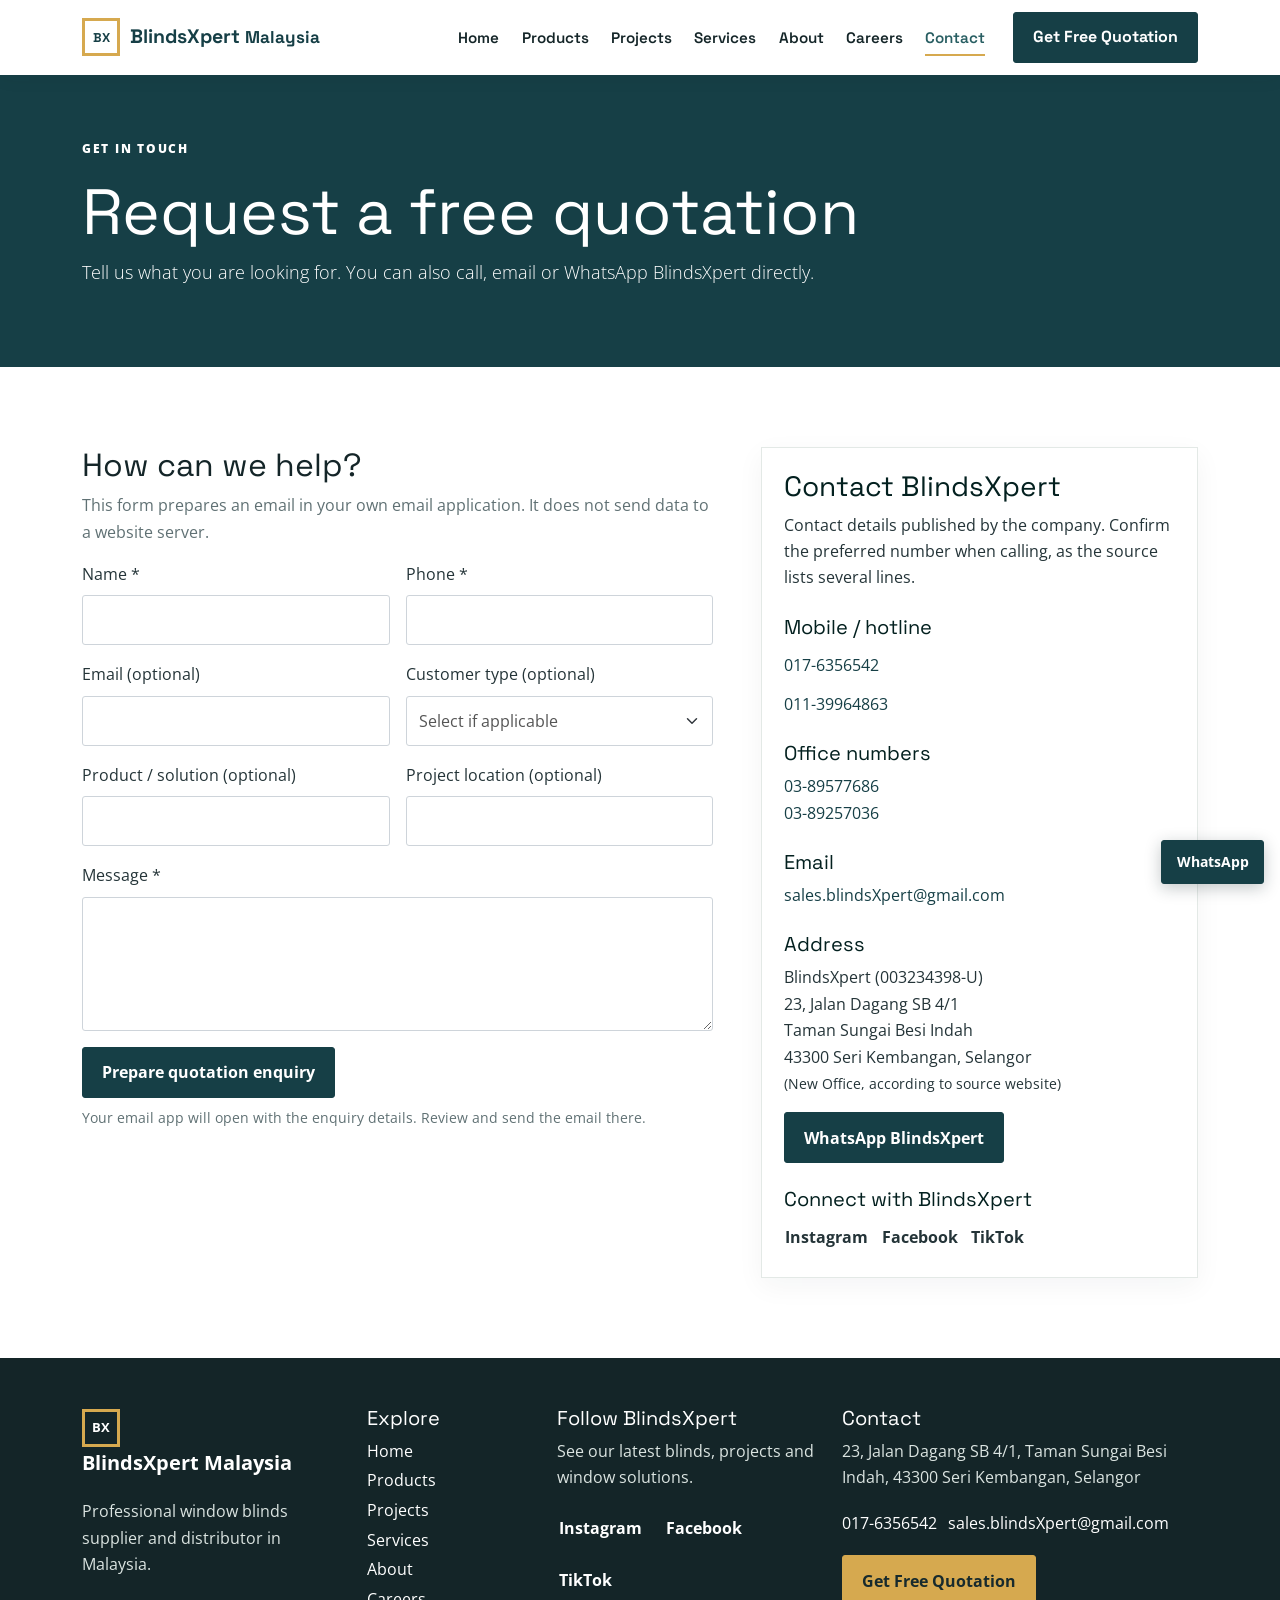
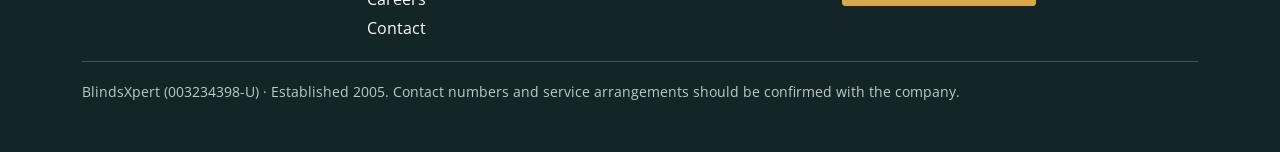
<file: contact.html>
<!doctype html><html lang="en"><head><meta charset="utf-8"><meta name="viewport" content="width=device-width,initial-scale=1"><title>Get Free Quotation | BlindsXpert Malaysia</title><meta name="description" content="Contact BlindsXpert Malaysia for a free quotation or consultation about blinds and window solutions."><link rel="canonical" href="https://blindsxpert.com.my/contact.html"><link href="https://fonts.googleapis.com/css2?family=Open+Sans:wght@400;600;700&family=Space+Grotesk:wght@500;600;700&display=swap" rel="stylesheet"><link href="css/bootstrap.min.css" rel="stylesheet"><link href="css/style.css" rel="stylesheet"></head><body><a class="skip-link" href="#main">Skip to content</a><header><nav class="navbar navbar-expand-lg sticky-top" aria-label="Main navigation"><div class="container"><a class="brand-mark" href="index.html"><span class="brand-symbol">BX</span><span>BlindsXpert <small>Malaysia</small></span></a><button class="navbar-toggler" type="button" data-bs-toggle="collapse" data-bs-target="#siteNav" aria-controls="siteNav" aria-expanded="false" aria-label="Toggle navigation"><span class="navbar-toggler-icon"></span></button><div class="collapse navbar-collapse" id="siteNav"><div class="navbar-nav ms-auto align-items-lg-center"><a class="nav-link" href="index.html">Home</a><a class="nav-link" href="products.html">Products</a><a class="nav-link" href="projects.html">Projects</a><a class="nav-link" href="services.html">Services</a><a class="nav-link" href="about.html">About</a><a class="nav-link" href="careers.html">Careers</a><a class="nav-link active" aria-current="page" href="contact.html">Contact</a><a class="btn btn-primary ms-lg-3" href="#quote">Get Free Quotation</a></div></div></div></nav></header><main id="main"><section class="page-hero"><div class="container"><p class="eyebrow text-white">Get in touch</p><h1>Request a free quotation</h1><p class="lead text-white">Tell us what you are looking for. You can also call, email or WhatsApp BlindsXpert directly.</p></div></section><section class="section-pad" id="quote"><div class="container"><div class="row g-5"><div class="col-lg-7"><h2>How can we help?</h2><p class="muted">This form prepares an email in your own email application. It does not send data to a website server.</p><form id="quoteForm" novalidate><div class="row g-3"><div class="col-md-6"><label class="form-label" for="name">Name <span aria-hidden="true">*</span></label><input class="form-control" id="name" name="name" autocomplete="name" required><div class="invalid-feedback">Please enter your name.</div></div><div class="col-md-6"><label class="form-label" for="phone">Phone <span aria-hidden="true">*</span></label><input class="form-control" id="phone" name="phone" type="tel" autocomplete="tel" required><div class="invalid-feedback">Please enter a phone number.</div></div><div class="col-md-6"><label class="form-label" for="email">Email (optional)</label><input class="form-control" id="email" name="email" type="email" autocomplete="email"><div class="invalid-feedback">Enter a valid email address.</div></div><div class="col-md-6"><label class="form-label" for="customerType">Customer type (optional)</label><select class="form-select" id="customerType" name="customerType"><option value="">Select if applicable</option><option>Individual</option><option>School / IPTA / IPTS</option><option>Government</option><option>Private company</option><option>Dealer / reseller</option></select></div><div class="col-md-6"><label class="form-label" for="product">Product / solution (optional)</label><input class="form-control" id="product" name="product" list="productList"><datalist id="productList"><option>Zebra Blinds</option><option>Roller Blinds</option><option>Outdoor Blinds</option><option>Motorized Blinds</option><option>Other</option></datalist></div><div class="col-md-6"><label class="form-label" for="location">Project location (optional)</label><input class="form-control" id="location" name="location" autocomplete="address-level2"></div><div class="col-12"><label class="form-label" for="message">Message <span aria-hidden="true">*</span></label><textarea class="form-control" id="message" name="message" rows="5" required></textarea><div class="invalid-feedback">Please tell us briefly what you need.</div></div><div class="col-12"><button class="btn btn-primary" type="submit">Prepare quotation enquiry</button><p class="small muted mt-2">Your email app will open with the enquiry details. Review and send the email there.</p><div id="formStatus" class="form-status mt-3" role="status" aria-live="polite" hidden></div></div></div></form></div><aside class="col-lg-5"><div class="info-card"><h2 class="h3">Contact BlindsXpert</h2><p>Contact details published by the company. Confirm the preferred number when calling, as the source lists several lines.</p><h3 class="h5 mt-4">Mobile / hotline</h3><p class="contact-line"><a href="tel:+60176356542">017-6356542</a></p><p class="contact-line"><a href="tel:+601139964863">011-39964863</a></p><h3 class="h5 mt-4">Office numbers</h3><p><a href="tel:+60389577686">03-89577686</a><br><a href="tel:+60389257036">03-89257036</a></p><h3 class="h5 mt-4">Email</h3><p><a href="mailto:sales.blindsXpert@gmail.com">sales.blindsXpert@gmail.com</a></p><h3 class="h5 mt-4">Address</h3><address>BlindsXpert (003234398-U)<br>23, Jalan Dagang SB 4/1<br>Taman Sungai Besi Indah<br>43300 Seri Kembangan, Selangor<br><small>(New Office, according to source website)</small></address><a class="btn btn-primary" href="https://blindsxpert.wasap.my/" target="_blank" rel="noopener noreferrer">WhatsApp BlindsXpert</a><section class="contact-social mt-4" aria-labelledby="contactSocialTitle"><h3 id="contactSocialTitle" class="h5">Connect with BlindsXpert</h3><div class="social-links"><a class="social-link" href="https://www.instagram.com/blindsxpert/" target="_blank" rel="noopener noreferrer" aria-label="BlindsXpert on Instagram">Instagram</a><a class="social-link" href="https://www.facebook.com/blindsxpertmy/" target="_blank" rel="noopener noreferrer" aria-label="BlindsXpert on Facebook">Facebook</a><a class="social-link" href="https://www.tiktok.com/@blindsxpert_tiktok" target="_blank" rel="noopener noreferrer" aria-label="BlindsXpert on TikTok">TikTok</a></div></section></div></aside></div></div></section></main><footer class="footer py-5"><div class="container"><div class="row g-4 align-items-start"><div class="col-12 col-lg-3"><a class="brand-mark text-white" href="index.html" aria-label="BlindsXpert Malaysia home"><span class="brand-symbol" aria-hidden="true">BX</span><span>BlindsXpert Malaysia</span></a><p class="mt-3">Professional window blinds supplier and distributor in Malaysia.</p></div><div class="col-6 col-lg-2"><h2 class="h5">Explore</h2><nav aria-label="Footer navigation"><a href="index.html">Home</a><a href="products.html">Products</a><a href="projects.html">Projects</a><a href="services.html">Services</a><a href="about.html">About</a><a href="careers.html">Careers</a><a href="contact.html">Contact</a></nav></div><div class="col-6 col-lg-3"><h2 class="h5">Follow BlindsXpert</h2><p>See our latest blinds, projects and window solutions.</p><div class="social-links"><a class="social-link" href="https://www.instagram.com/blindsxpert/" target="_blank" rel="noopener noreferrer" aria-label="BlindsXpert on Instagram">Instagram</a><a class="social-link" href="https://www.facebook.com/blindsxpertmy/" target="_blank" rel="noopener noreferrer" aria-label="BlindsXpert on Facebook">Facebook</a><a class="social-link" href="https://www.tiktok.com/@blindsxpert_tiktok" target="_blank" rel="noopener noreferrer" aria-label="BlindsXpert on TikTok">TikTok</a></div></div><div class="col-12 col-lg-4"><h2 class="h5">Contact</h2><p>23, Jalan Dagang SB 4/1, Taman Sungai Besi Indah, 43300 Seri Kembangan, Selangor</p><a href="tel:+60176356542">017-6356542</a><a href="mailto:sales.blindsXpert@gmail.com">sales.blindsXpert@gmail.com</a><a class="btn btn-accent footer-cta mt-3" href="contact.html#quote">Get Free Quotation</a></div></div><hr><small>BlindsXpert (003234398-U) · Established 2005. Contact numbers and service arrangements should be confirmed with the company.</small></div></footer><a class="btn btn-primary floating-contact" href="https://blindsxpert.wasap.my/" target="_blank" rel="noopener noreferrer" aria-label="Contact BlindsXpert on WhatsApp">WhatsApp</a><script src="https://cdn.jsdelivr.net/npm/bootstrap@5.0.0/dist/js/bootstrap.bundle.min.js"></script><script src="js/main.js" defer></script></body></html>
</file>
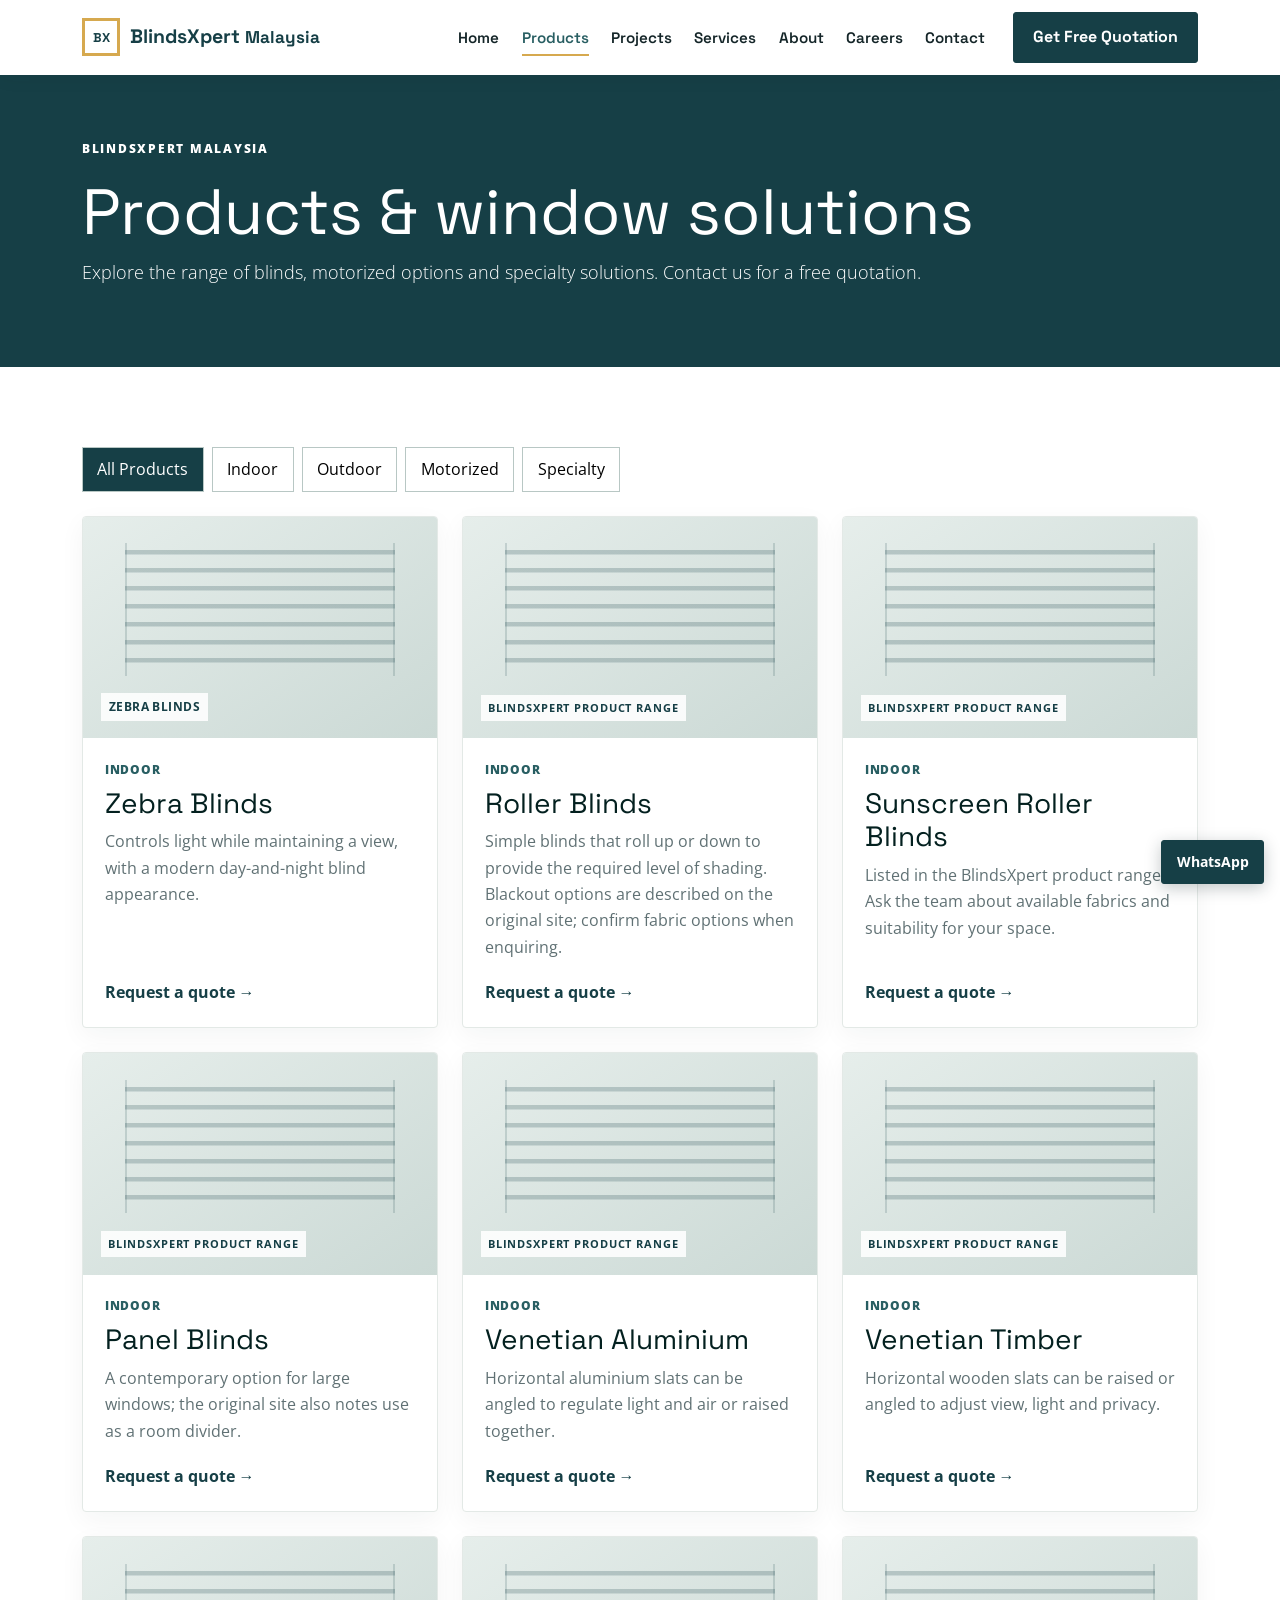
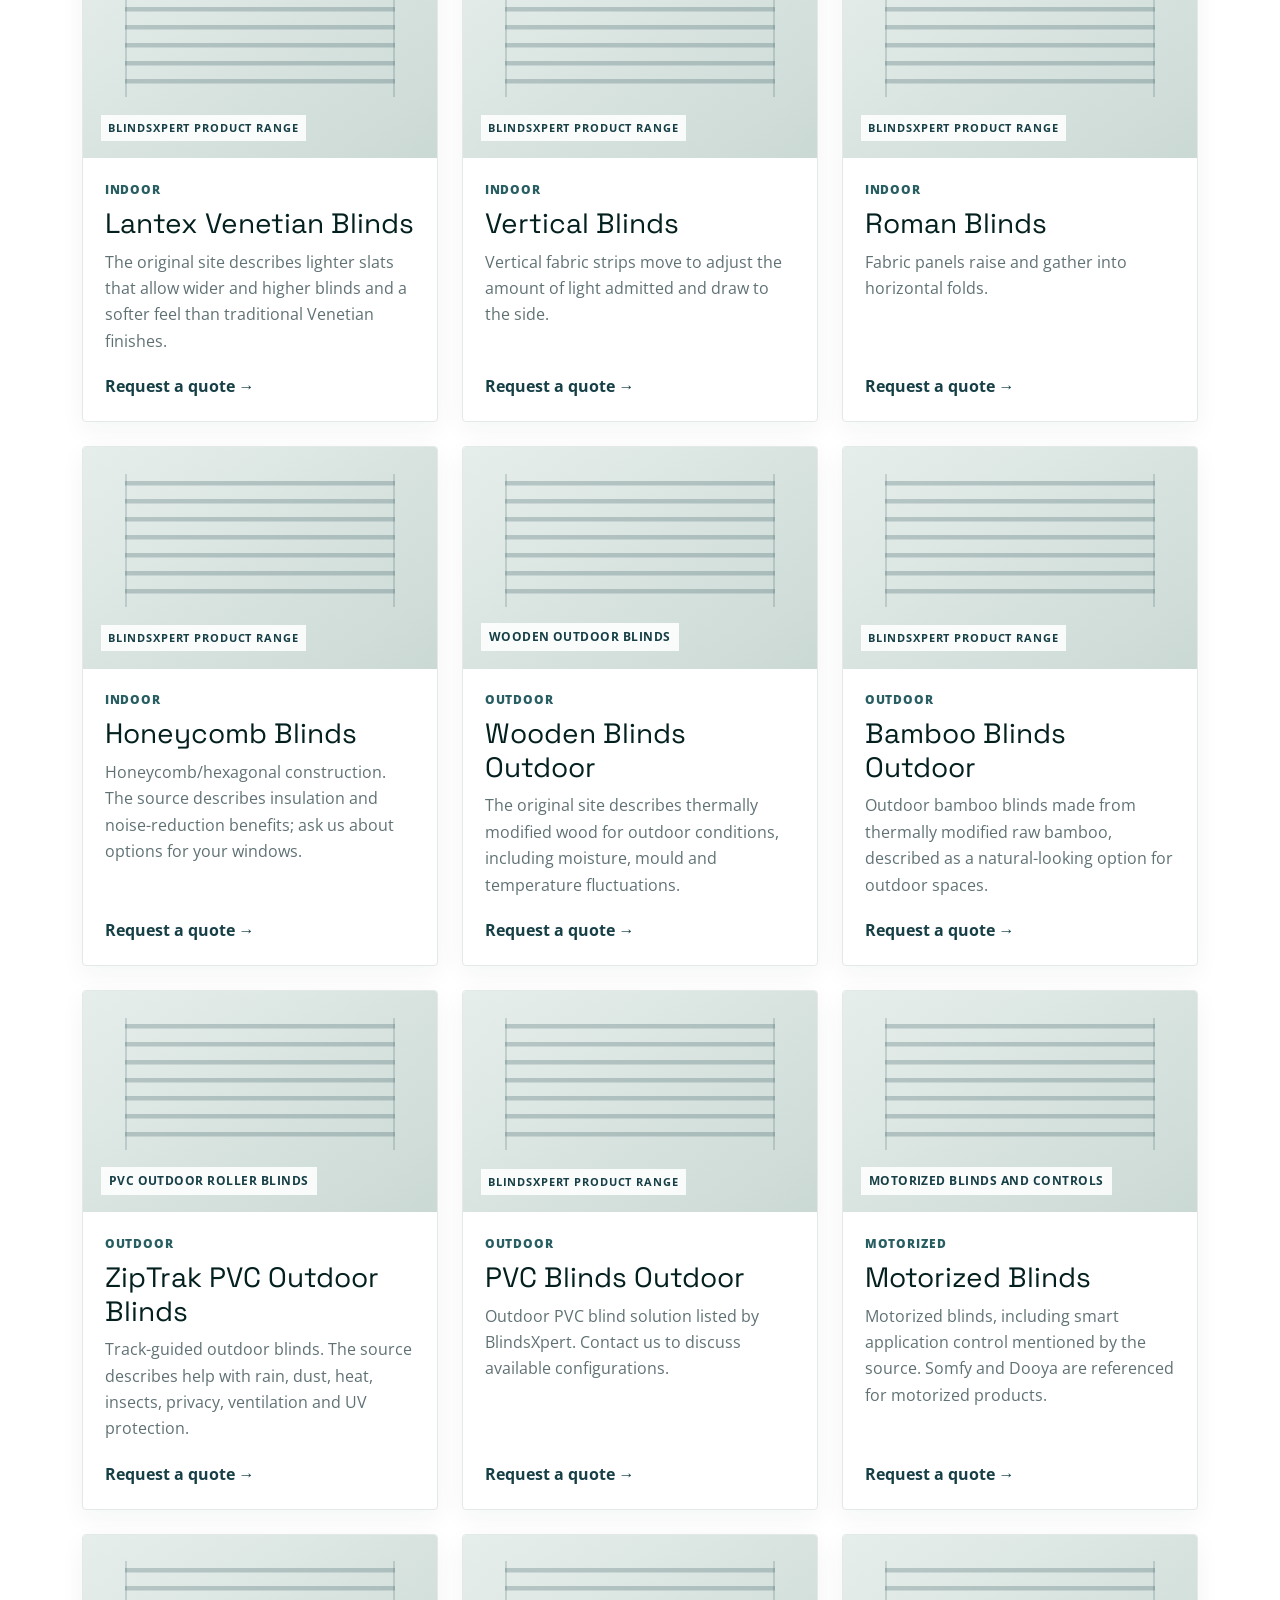
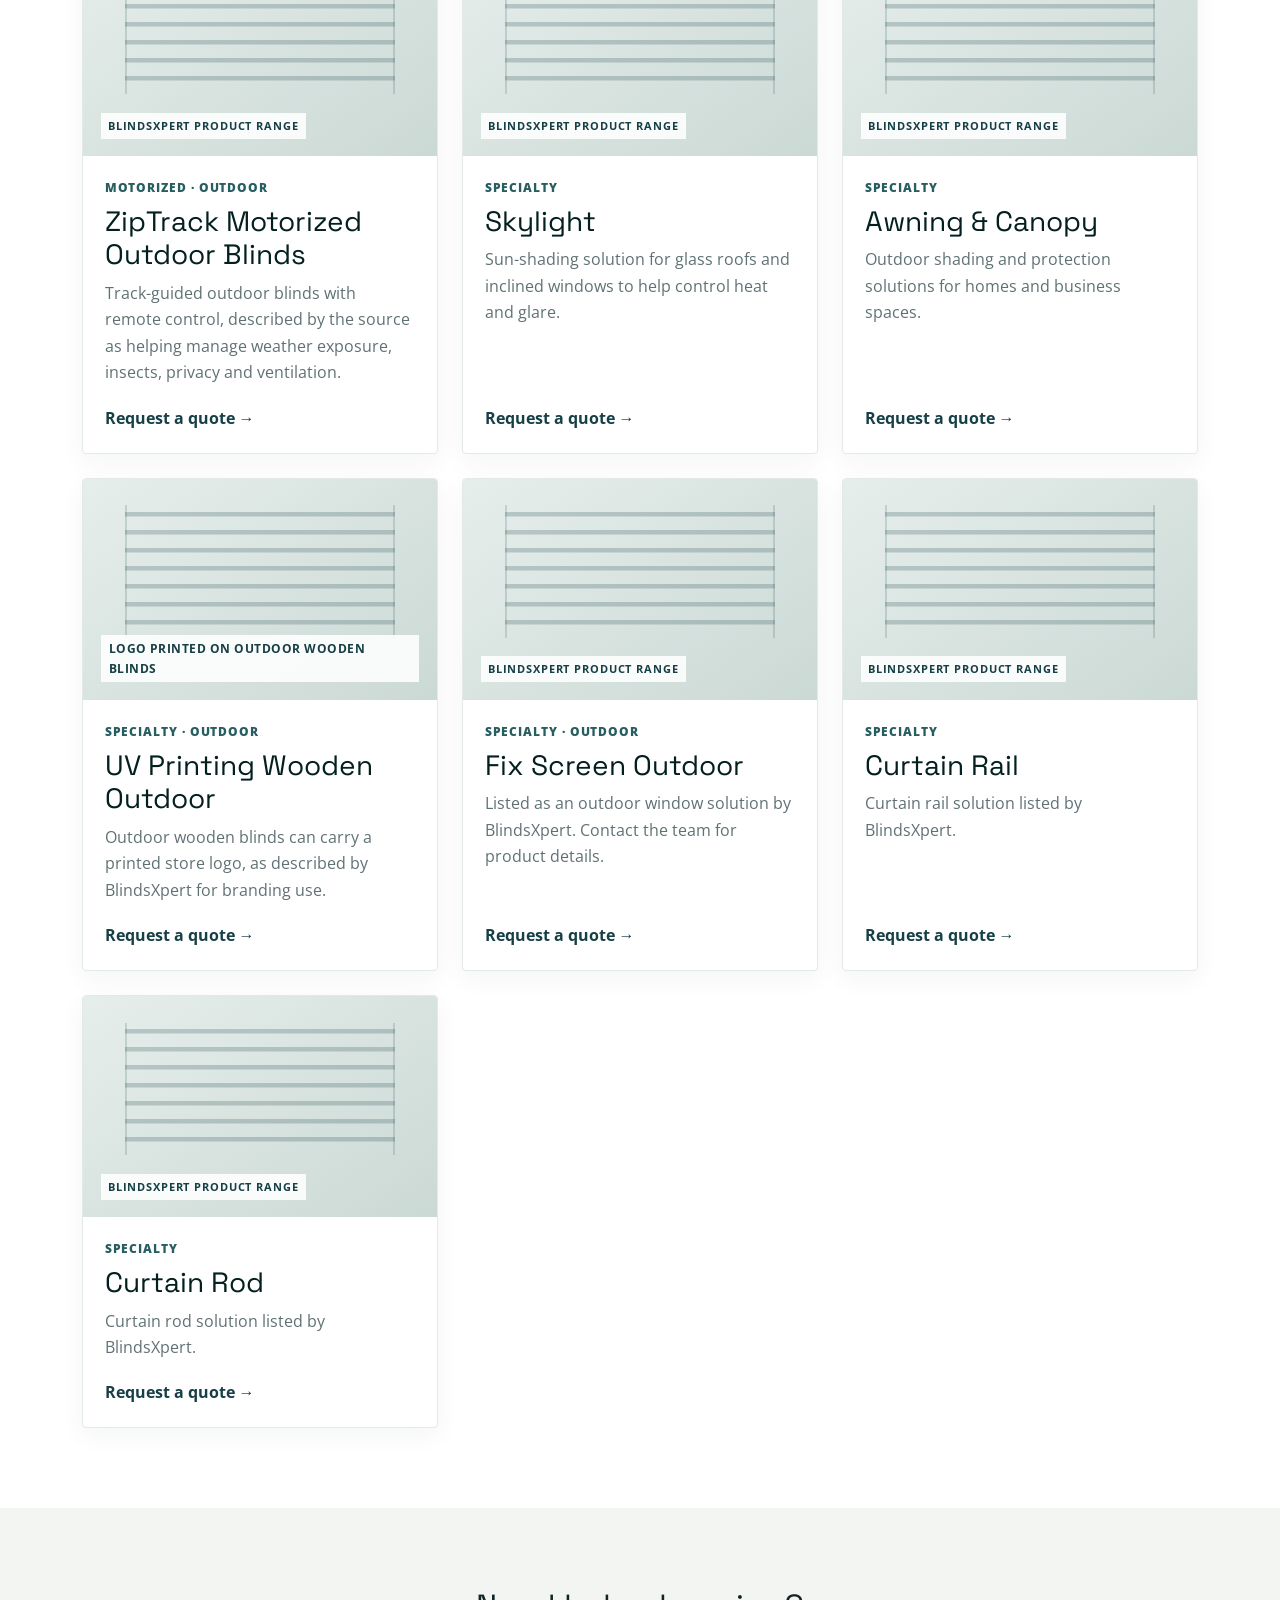
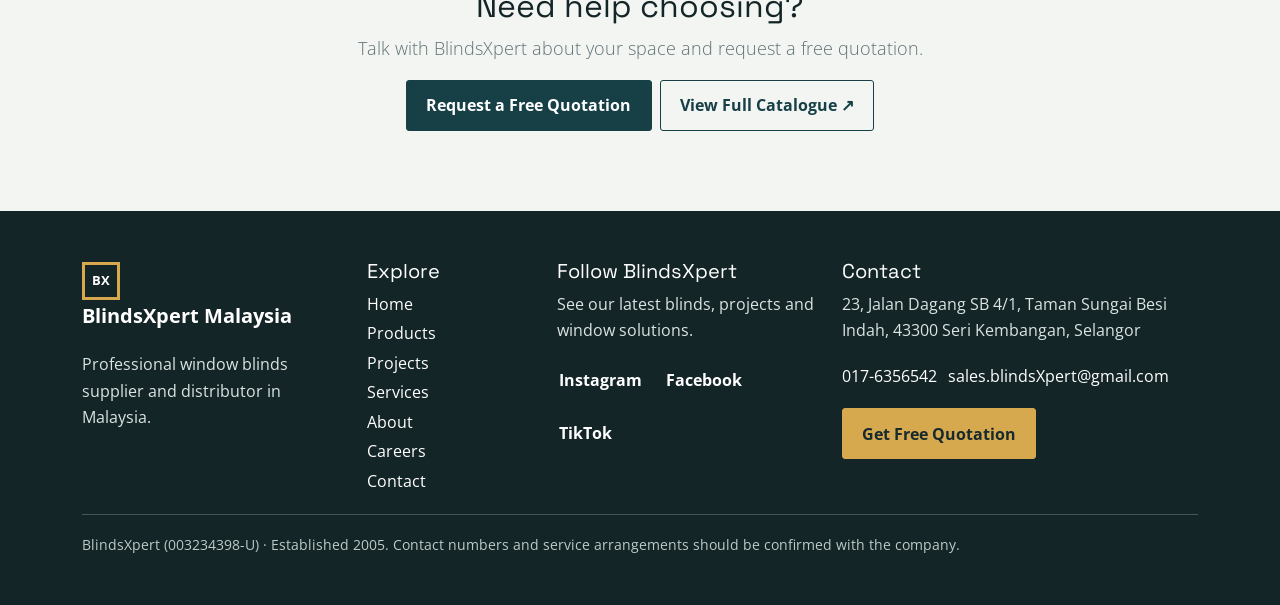
<file: products.html>
<!doctype html><html lang="en"><head><meta charset="utf-8"><meta name="viewport" content="width=device-width,initial-scale=1"><title>Blinds &amp; Window Solutions | BlindsXpert Malaysia</title><meta name="description" content="Browse BlindsXpert indoor blinds, outdoor blinds, motorized products and specialty window solutions. Request a free quotation."><link rel="canonical" href="https://blindsxpert.com.my/products.html"><link href="https://fonts.googleapis.com/css2?family=Open+Sans:wght@400;600;700&family=Space+Grotesk:wght@500;600;700&display=swap" rel="stylesheet"><link href="css/bootstrap.min.css" rel="stylesheet"><link href="css/style.css" rel="stylesheet"></head><body><a class="skip-link" href="#main">Skip to content</a><header><nav class="navbar navbar-expand-lg sticky-top" aria-label="Main navigation"><div class="container"><a class="brand-mark" href="index.html"><span class="brand-symbol">BX</span><span>BlindsXpert <small>Malaysia</small></span></a><button class="navbar-toggler" type="button" data-bs-toggle="collapse" data-bs-target="#siteNav" aria-controls="siteNav" aria-expanded="false" aria-label="Toggle navigation"><span class="navbar-toggler-icon"></span></button><div class="collapse navbar-collapse" id="siteNav"><div class="navbar-nav ms-auto align-items-lg-center"><a class="nav-link" href="index.html">Home</a><a class="nav-link active" aria-current="page" href="products.html">Products</a><a class="nav-link" href="projects.html">Projects</a><a class="nav-link" href="services.html">Services</a><a class="nav-link" href="about.html">About</a><a class="nav-link" href="careers.html">Careers</a><a class="nav-link" href="contact.html">Contact</a><a class="btn btn-primary ms-lg-3" href="contact.html#quote">Get Free Quotation</a></div></div></div></nav></header><main id="main"><section class="page-hero"><div class="container"><p class="eyebrow text-white">BlindsXpert Malaysia</p><h1>Products &amp; window solutions</h1><p class="lead text-white">Explore the range of blinds, motorized options and specialty solutions. Contact us for a free quotation.</p></div></section><section class="section-pad"><div class="container"><div class="filter-bar" role="group" aria-label="Filter products"><button class="filter-btn" data-filter="all" aria-pressed="true">All Products</button><button class="filter-btn" data-filter="indoor" aria-pressed="false">Indoor</button><button class="filter-btn" data-filter="outdoor" aria-pressed="false">Outdoor</button><button class="filter-btn" data-filter="motorized" aria-pressed="false">Motorized</button><button class="filter-btn" data-filter="specialty" aria-pressed="false">Specialty</button></div><p id="filter-status" class="visually-hidden" aria-live="polite"></p><div class="row g-4" id="productGrid">
<div id="indoor" class="col-md-6 col-lg-4 product-item" data-category="indoor"><article class="product-card"><img src="https://blindsxpert.com.my/images/portfolio_project/project2022/5.jpeg" alt="Zebra blinds" loading="lazy"><div class="card-body"><span class="tag">Indoor</span><h2 class="h3 mt-2">Zebra Blinds</h2><p>Controls light while maintaining a view, with a modern day-and-night blind appearance.</p><a href="contact.html?product=Zebra%20Blinds#quote">Request a quote →</a></div></article></div>
<div class="col-md-6 col-lg-4 product-item" data-category="indoor"><article class="product-card no-image"><div class="product-placeholder" aria-hidden="true"><span>BlindsXpert product range</span></div><div class="card-body"><span class="tag">Indoor</span><h2 class="h3 mt-2">Roller Blinds</h2><p>Simple blinds that roll up or down to provide the required level of shading. Blackout options are described on the original site; confirm fabric options when enquiring.</p><a href="contact.html?product=Roller%20Blinds#quote">Request a quote →</a></div></article></div>
<div class="col-md-6 col-lg-4 product-item" data-category="indoor"><article class="product-card no-image"><div class="product-placeholder" aria-hidden="true"><span>BlindsXpert product range</span></div><div class="card-body"><span class="tag">Indoor</span><h2 class="h3 mt-2">Sunscreen Roller Blinds</h2><p>Listed in the BlindsXpert product range. Ask the team about available fabrics and suitability for your space.</p><a href="contact.html?product=Sunscreen%20Roller%20Blinds#quote">Request a quote →</a></div></article></div>
<div class="col-md-6 col-lg-4 product-item" data-category="indoor"><article class="product-card no-image"><div class="product-placeholder" aria-hidden="true"><span>BlindsXpert product range</span></div><div class="card-body"><span class="tag">Indoor</span><h2 class="h3 mt-2">Panel Blinds</h2><p>A contemporary option for large windows; the original site also notes use as a room divider.</p><a href="contact.html?product=Panel%20Blinds#quote">Request a quote →</a></div></article></div>
<div class="col-md-6 col-lg-4 product-item" data-category="indoor"><article class="product-card no-image"><div class="product-placeholder" aria-hidden="true"><span>BlindsXpert product range</span></div><div class="card-body"><span class="tag">Indoor</span><h2 class="h3 mt-2">Venetian Aluminium</h2><p>Horizontal aluminium slats can be angled to regulate light and air or raised together.</p><a href="contact.html?product=Venetian%20Aluminium#quote">Request a quote →</a></div></article></div>
<div class="col-md-6 col-lg-4 product-item" data-category="indoor"><article class="product-card no-image"><div class="product-placeholder" aria-hidden="true"><span>BlindsXpert product range</span></div><div class="card-body"><span class="tag">Indoor</span><h2 class="h3 mt-2">Venetian Timber</h2><p>Horizontal wooden slats can be raised or angled to adjust view, light and privacy.</p><a href="contact.html?product=Venetian%20Timber#quote">Request a quote →</a></div></article></div>
<div class="col-md-6 col-lg-4 product-item" data-category="indoor"><article class="product-card no-image"><div class="product-placeholder" aria-hidden="true"><span>BlindsXpert product range</span></div><div class="card-body"><span class="tag">Indoor</span><h2 class="h3 mt-2">Lantex Venetian Blinds</h2><p>The original site describes lighter slats that allow wider and higher blinds and a softer feel than traditional Venetian finishes.</p><a href="contact.html?product=Lantex%20Venetian#quote">Request a quote →</a></div></article></div>
<div class="col-md-6 col-lg-4 product-item" data-category="indoor"><article class="product-card no-image"><div class="product-placeholder" aria-hidden="true"><span>BlindsXpert product range</span></div><div class="card-body"><span class="tag">Indoor</span><h2 class="h3 mt-2">Vertical Blinds</h2><p>Vertical fabric strips move to adjust the amount of light admitted and draw to the side.</p><a href="contact.html?product=Vertical%20Blinds#quote">Request a quote →</a></div></article></div>
<div class="col-md-6 col-lg-4 product-item" data-category="indoor"><article class="product-card no-image"><div class="product-placeholder" aria-hidden="true"><span>BlindsXpert product range</span></div><div class="card-body"><span class="tag">Indoor</span><h2 class="h3 mt-2">Roman Blinds</h2><p>Fabric panels raise and gather into horizontal folds.</p><a href="contact.html?product=Roman%20Blinds#quote">Request a quote →</a></div></article></div>
<div class="col-md-6 col-lg-4 product-item" data-category="indoor"><article class="product-card no-image"><div class="product-placeholder" aria-hidden="true"><span>BlindsXpert product range</span></div><div class="card-body"><span class="tag">Indoor</span><h2 class="h3 mt-2">Honeycomb Blinds</h2><p>Honeycomb/hexagonal construction. The source describes insulation and noise-reduction benefits; ask us about options for your windows.</p><a href="contact.html?product=Honeycomb%20Blinds#quote">Request a quote →</a></div></article></div>
<div id="outdoor" class="col-md-6 col-lg-4 product-item" data-category="outdoor"><article class="product-card"><img src="https://blindsxpert.com.my/images/portfolio_project/project2022/1.jpeg" alt="Wooden outdoor blinds" loading="lazy"><div class="card-body"><span class="tag">Outdoor</span><h2 class="h3 mt-2">Wooden Blinds Outdoor</h2><p>The original site describes thermally modified wood for outdoor conditions, including moisture, mould and temperature fluctuations.</p><a href="contact.html?product=Wooden%20Blinds%20Outdoor#quote">Request a quote →</a></div></article></div>
<div class="col-md-6 col-lg-4 product-item" data-category="outdoor"><article class="product-card no-image"><div class="product-placeholder" aria-hidden="true"><span>BlindsXpert product range</span></div><div class="card-body"><span class="tag">Outdoor</span><h2 class="h3 mt-2">Bamboo Blinds Outdoor</h2><p>Outdoor bamboo blinds made from thermally modified raw bamboo, described as a natural-looking option for outdoor spaces.</p><a href="contact.html?product=Bamboo%20Blinds%20Outdoor#quote">Request a quote →</a></div></article></div>
<div class="col-md-6 col-lg-4 product-item" data-category="outdoor"><article class="product-card"><img src="https://blindsxpert.com.my/images/portfolio_project/project2022/3.jpeg" alt="PVC outdoor roller blinds" loading="lazy"><div class="card-body"><span class="tag">Outdoor</span><h2 class="h3 mt-2">ZipTrak PVC Outdoor Blinds</h2><p>Track-guided outdoor blinds. The source describes help with rain, dust, heat, insects, privacy, ventilation and UV protection.</p><a href="contact.html?product=ZipTrak%20PVC%20Outdoor%20Blinds#quote">Request a quote →</a></div></article></div>
<div class="col-md-6 col-lg-4 product-item" data-category="outdoor"><article class="product-card no-image"><div class="product-placeholder" aria-hidden="true"><span>BlindsXpert product range</span></div><div class="card-body"><span class="tag">Outdoor</span><h2 class="h3 mt-2">PVC Blinds Outdoor</h2><p>Outdoor PVC blind solution listed by BlindsXpert. Contact us to discuss available configurations.</p><a href="contact.html?product=PVC%20Blinds%20Outdoor#quote">Request a quote →</a></div></article></div>
<div id="motorized" class="col-md-6 col-lg-4 product-item" data-category="motorized"><article class="product-card"><img src="https://blindsxpert.com.my/images/portfolio_project/project2022/9.jpeg" alt="Motorized blinds and controls" loading="lazy"><div class="card-body"><span class="tag">Motorized</span><h2 class="h3 mt-2">Motorized Blinds</h2><p>Motorized blinds, including smart application control mentioned by the source. Somfy and Dooya are referenced for motorized products.</p><a href="contact.html?product=Motorized%20Blinds#quote">Request a quote →</a></div></article></div>
<div class="col-md-6 col-lg-4 product-item" data-category="motorized outdoor"><article class="product-card no-image"><div class="product-placeholder" aria-hidden="true"><span>BlindsXpert product range</span></div><div class="card-body"><span class="tag">Motorized · Outdoor</span><h2 class="h3 mt-2">ZipTrack Motorized Outdoor Blinds</h2><p>Track-guided outdoor blinds with remote control, described by the source as helping manage weather exposure, insects, privacy and ventilation.</p><a href="contact.html?product=ZipTrack%20Motorized%20Outdoor%20Blinds#quote">Request a quote →</a></div></article></div>
<div id="specialty" class="col-md-6 col-lg-4 product-item" data-category="specialty"><article class="product-card no-image"><div class="product-placeholder" aria-hidden="true"><span>BlindsXpert product range</span></div><div class="card-body"><span class="tag">Specialty</span><h2 class="h3 mt-2">Skylight</h2><p>Sun-shading solution for glass roofs and inclined windows to help control heat and glare.</p><a href="contact.html?product=Skylight#quote">Request a quote →</a></div></article></div>
<div class="col-md-6 col-lg-4 product-item" data-category="specialty"><article class="product-card no-image"><div class="product-placeholder" aria-hidden="true"><span>BlindsXpert product range</span></div><div class="card-body"><span class="tag">Specialty</span><h2 class="h3 mt-2">Awning &amp; Canopy</h2><p>Outdoor shading and protection solutions for homes and business spaces.</p><a href="contact.html?product=Awning%20%26%20Canopy#quote">Request a quote →</a></div></article></div>
<div class="col-md-6 col-lg-4 product-item" data-category="specialty outdoor"><article class="product-card"><img src="https://blindsxpert.com.my/images/portfolio_project/project2022/logodiy.jpeg" alt="Logo printed on outdoor wooden blinds" loading="lazy"><div class="card-body"><span class="tag">Specialty · Outdoor</span><h2 class="h3 mt-2">UV Printing Wooden Outdoor</h2><p>Outdoor wooden blinds can carry a printed store logo, as described by BlindsXpert for branding use.</p><a href="contact.html?product=UV%20Printing%20Wooden%20Outdoor#quote">Request a quote →</a></div></article></div>
<div class="col-md-6 col-lg-4 product-item" data-category="specialty outdoor"><article class="product-card no-image"><div class="product-placeholder" aria-hidden="true"><span>BlindsXpert product range</span></div><div class="card-body"><span class="tag">Specialty · Outdoor</span><h2 class="h3 mt-2">Fix Screen Outdoor</h2><p>Listed as an outdoor window solution by BlindsXpert. Contact the team for product details.</p><a href="contact.html?product=Fix%20Screen%20Outdoor#quote">Request a quote →</a></div></article></div>
<div class="col-md-6 col-lg-4 product-item" data-category="specialty"><article class="product-card no-image"><div class="product-placeholder" aria-hidden="true"><span>BlindsXpert product range</span></div><div class="card-body"><span class="tag">Specialty</span><h2 class="h3 mt-2">Curtain Rail</h2><p>Curtain rail solution listed by BlindsXpert.</p><a href="contact.html?product=Curtain%20Rail#quote">Request a quote →</a></div></article></div>
<div class="col-md-6 col-lg-4 product-item" data-category="specialty"><article class="product-card no-image"><div class="product-placeholder" aria-hidden="true"><span>BlindsXpert product range</span></div><div class="card-body"><span class="tag">Specialty</span><h2 class="h3 mt-2">Curtain Rod</h2><p>Curtain rod solution listed by BlindsXpert.</p><a href="contact.html?product=Curtain%20Rod#quote">Request a quote →</a></div></article></div>
</div></div></section><section class="section-pad section-light"><div class="container text-center"><h2>Need help choosing?</h2><p class="lead">Talk with BlindsXpert about your space and request a free quotation.</p><a class="btn btn-primary" href="contact.html#quote">Request a Free Quotation</a><a class="btn btn-outline-primary ms-2" href="https://online.anyflip.com/djdfc/yobf/mobile/" target="_blank" rel="noopener noreferrer">View Full Catalogue ↗</a></div></section></main>
<footer class="footer py-5"><div class="container"><div class="row g-4 align-items-start"><div class="col-12 col-lg-3"><a class="brand-mark text-white" href="index.html" aria-label="BlindsXpert Malaysia home"><span class="brand-symbol" aria-hidden="true">BX</span><span>BlindsXpert Malaysia</span></a><p class="mt-3">Professional window blinds supplier and distributor in Malaysia.</p></div><div class="col-6 col-lg-2"><h2 class="h5">Explore</h2><nav aria-label="Footer navigation"><a href="index.html">Home</a><a href="products.html">Products</a><a href="projects.html">Projects</a><a href="services.html">Services</a><a href="about.html">About</a><a href="careers.html">Careers</a><a href="contact.html">Contact</a></nav></div><div class="col-6 col-lg-3"><h2 class="h5">Follow BlindsXpert</h2><p>See our latest blinds, projects and window solutions.</p><div class="social-links"><a class="social-link" href="https://www.instagram.com/blindsxpert/" target="_blank" rel="noopener noreferrer" aria-label="BlindsXpert on Instagram">Instagram</a><a class="social-link" href="https://www.facebook.com/blindsxpertmy/" target="_blank" rel="noopener noreferrer" aria-label="BlindsXpert on Facebook">Facebook</a><a class="social-link" href="https://www.tiktok.com/@blindsxpert_tiktok" target="_blank" rel="noopener noreferrer" aria-label="BlindsXpert on TikTok">TikTok</a></div></div><div class="col-12 col-lg-4"><h2 class="h5">Contact</h2><p>23, Jalan Dagang SB 4/1, Taman Sungai Besi Indah, 43300 Seri Kembangan, Selangor</p><a href="tel:+60176356542">017-6356542</a><a href="mailto:sales.blindsXpert@gmail.com">sales.blindsXpert@gmail.com</a><a class="btn btn-accent footer-cta mt-3" href="contact.html#quote">Get Free Quotation</a></div></div><hr><small>BlindsXpert (003234398-U) · Established 2005. Contact numbers and service arrangements should be confirmed with the company.</small></div></footer><a class="btn btn-primary floating-contact" href="https://blindsxpert.wasap.my/" target="_blank" rel="noopener noreferrer" aria-label="Contact BlindsXpert on WhatsApp">WhatsApp</a><button class="btn btn-primary to-top" type="button" aria-label="Back to top">↑</button><script src="https://cdn.jsdelivr.net/npm/bootstrap@5.0.0/dist/js/bootstrap.bundle.min.js"></script><script src="js/main.js" defer></script></body></html>
</file>
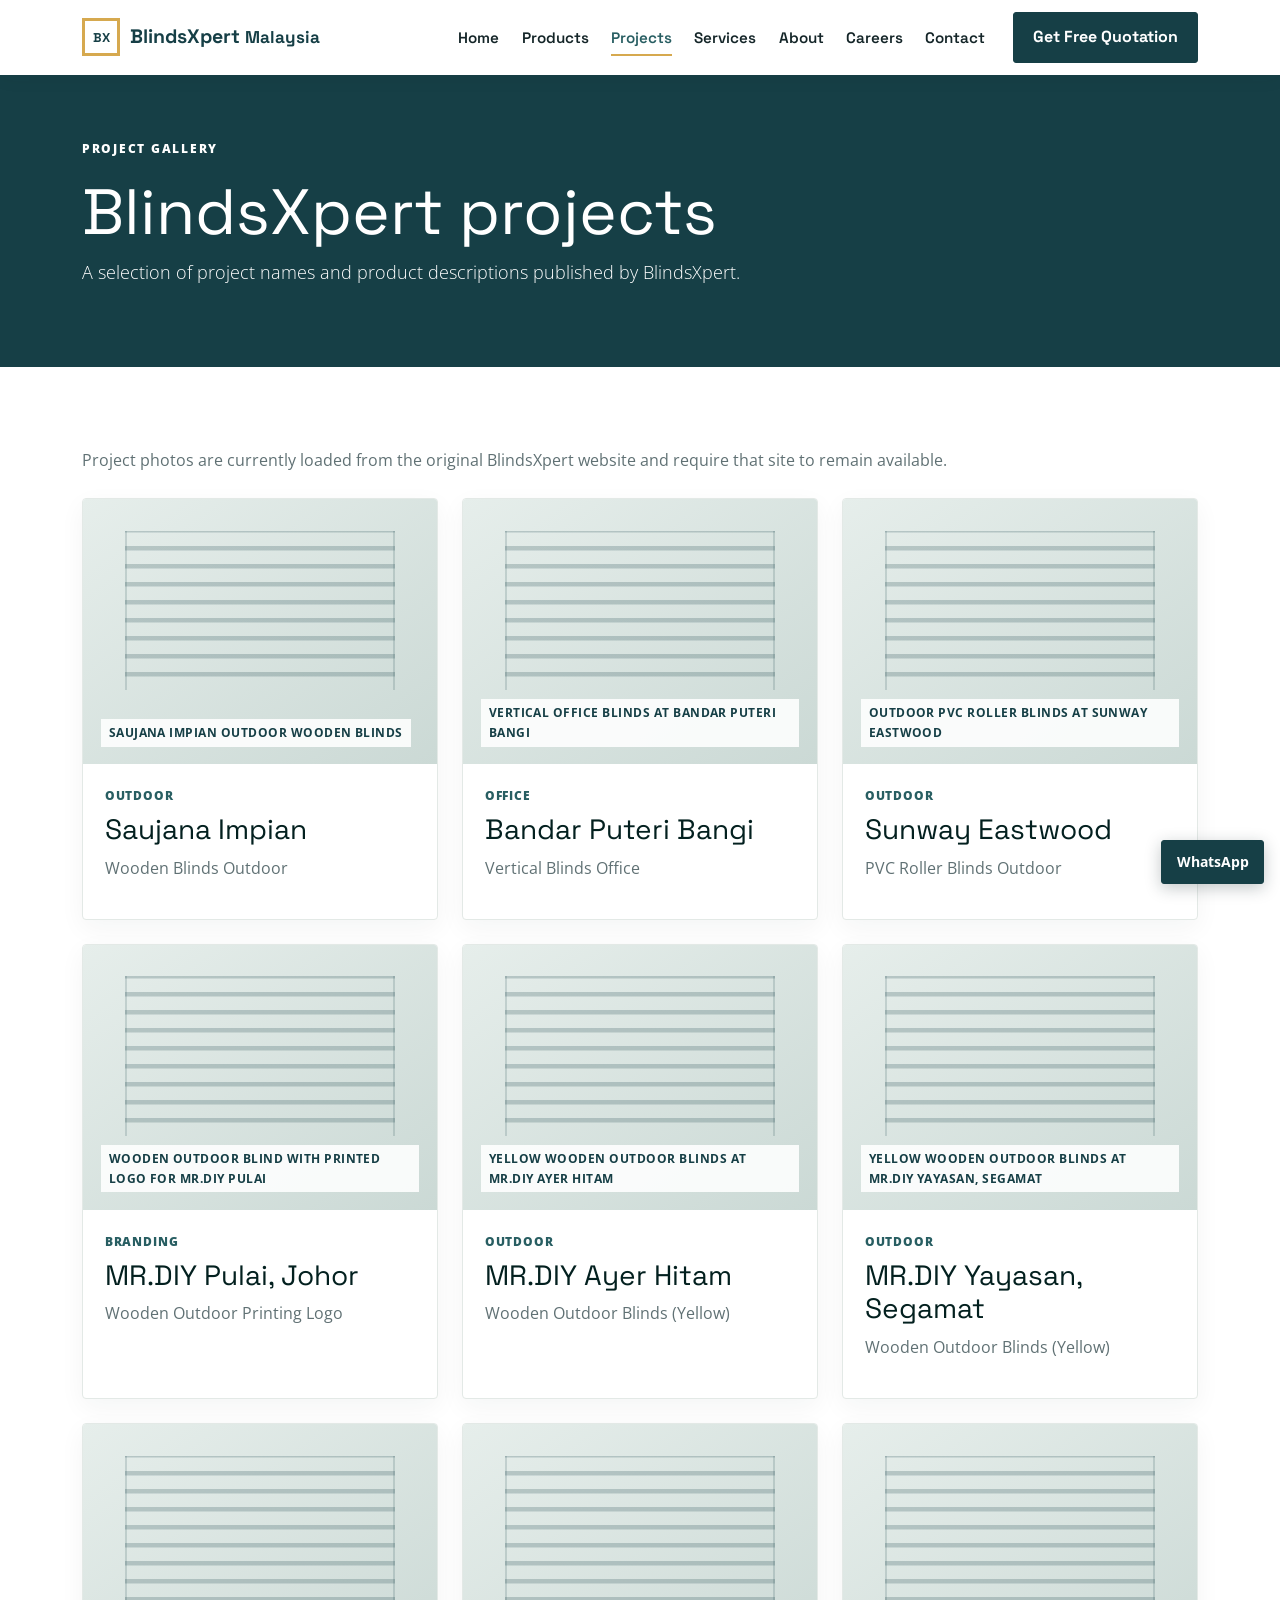
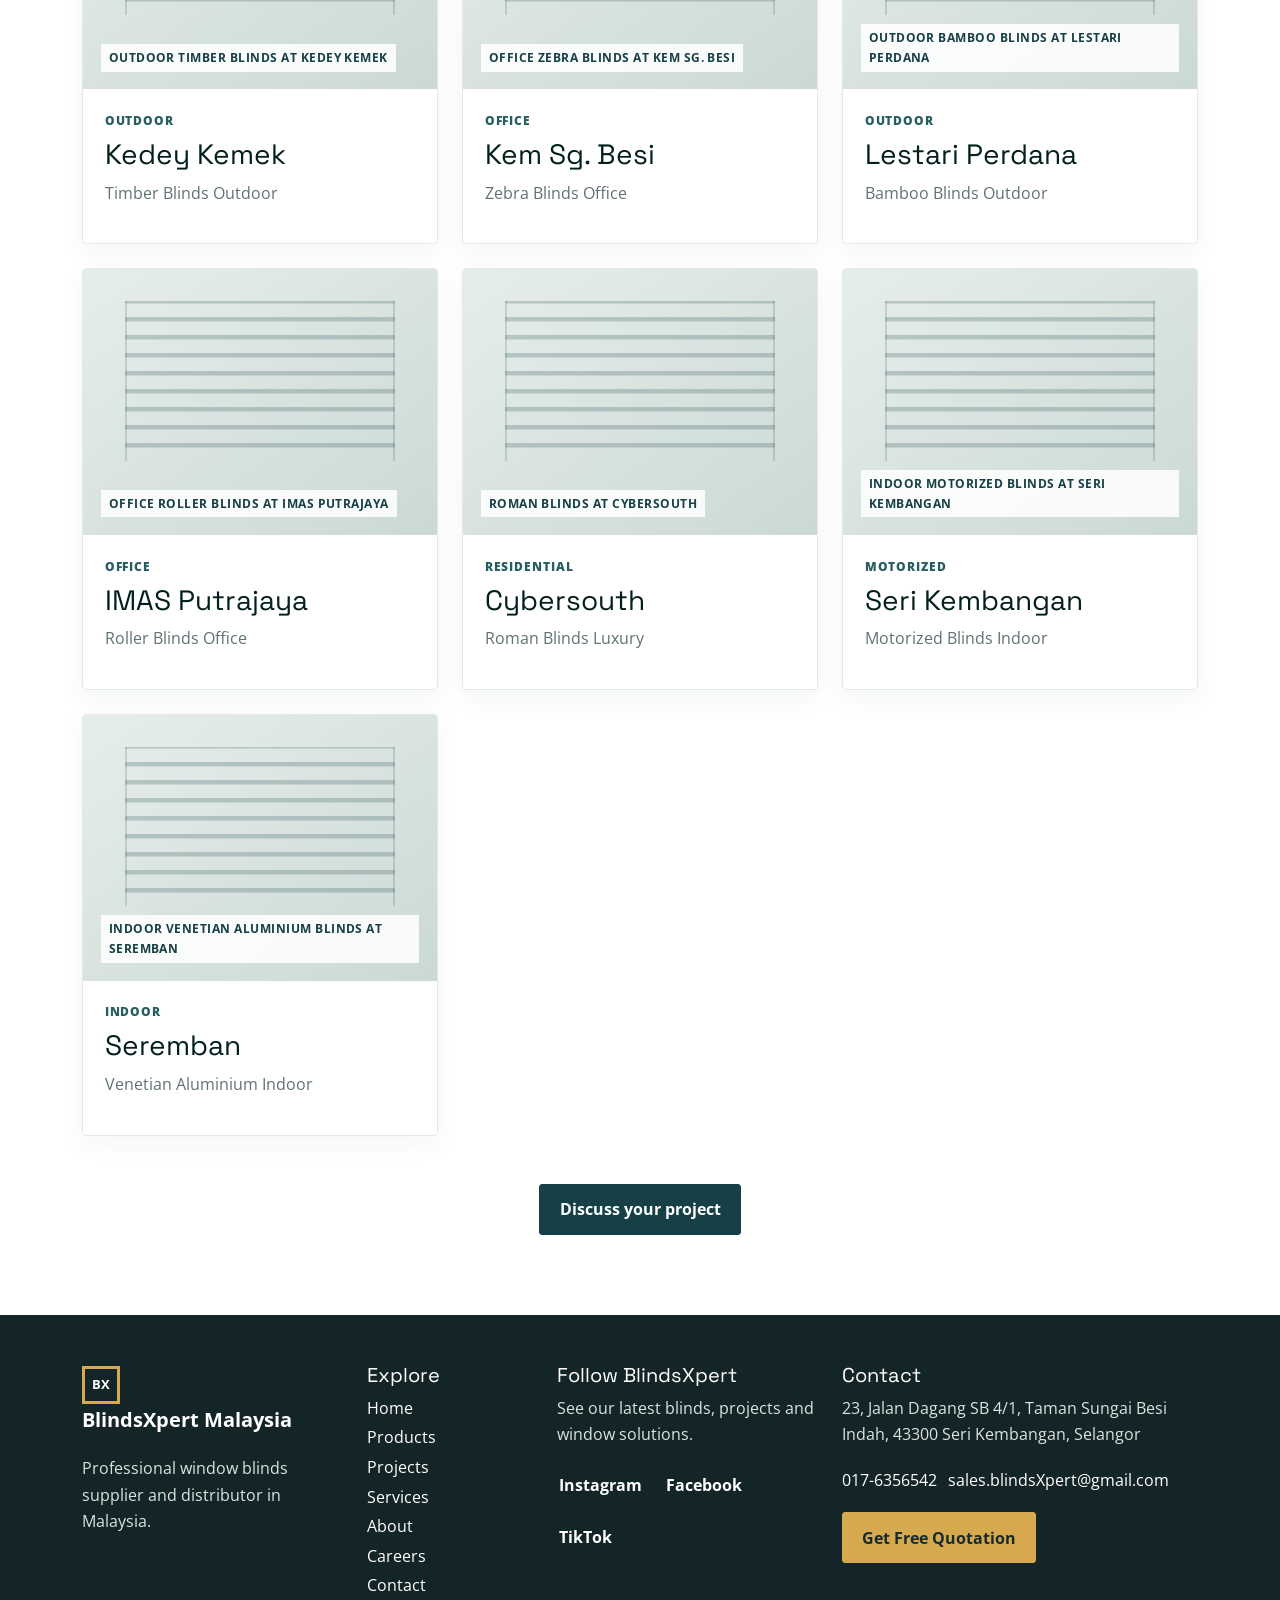
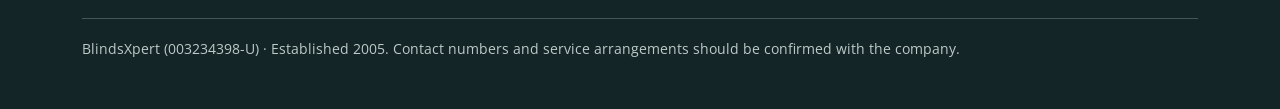
<file: projects.html>
<!doctype html><html lang="en"><head><meta charset="utf-8"><meta name="viewport" content="width=device-width,initial-scale=1"><title>BlindsXpert Projects | Window Blinds Malaysia</title><meta name="description" content="Browse BlindsXpert project examples featuring indoor blinds and outdoor window solutions across Malaysia."><link rel="canonical" href="https://blindsxpert.com.my/projects.html"><link href="https://fonts.googleapis.com/css2?family=Open+Sans:wght@400;600;700&family=Space+Grotesk:wght@500;600;700&display=swap" rel="stylesheet"><link href="css/bootstrap.min.css" rel="stylesheet"><link href="css/style.css" rel="stylesheet"></head><body><a class="skip-link" href="#main">Skip to content</a><header><nav class="navbar navbar-expand-lg sticky-top" aria-label="Main navigation"><div class="container"><a class="brand-mark" href="index.html"><span class="brand-symbol">BX</span><span>BlindsXpert <small>Malaysia</small></span></a><button class="navbar-toggler" type="button" data-bs-toggle="collapse" data-bs-target="#siteNav" aria-controls="siteNav" aria-expanded="false" aria-label="Toggle navigation"><span class="navbar-toggler-icon"></span></button><div class="collapse navbar-collapse" id="siteNav"><div class="navbar-nav ms-auto align-items-lg-center"><a class="nav-link" href="index.html">Home</a><a class="nav-link" href="products.html">Products</a><a class="nav-link active" aria-current="page" href="projects.html">Projects</a><a class="nav-link" href="services.html">Services</a><a class="nav-link" href="about.html">About</a><a class="nav-link" href="careers.html">Careers</a><a class="nav-link" href="contact.html">Contact</a><a class="btn btn-primary ms-lg-3" href="contact.html#quote">Get Free Quotation</a></div></div></div></nav></header><main id="main"><section class="page-hero"><div class="container"><p class="eyebrow text-white">Project gallery</p><h1>BlindsXpert projects</h1><p class="lead text-white">A selection of project names and product descriptions published by BlindsXpert.</p></div></section><section class="section-pad"><div class="container"><p class="muted mb-4">Project photos are currently loaded from the original BlindsXpert website and require that site to remain available.</p><div class="row g-4">
<div class="col-md-6 col-lg-4"><article class="project-card"><img src="https://blindsxpert.com.my/images/portfolio_project/project2022/1.jpeg" alt="Saujana Impian outdoor wooden blinds" loading="lazy"><div class="card-body"><span class="tag">Outdoor</span><h2 class="h3 mt-2">Saujana Impian</h2><p>Wooden Blinds Outdoor</p></div></article></div>
<div class="col-md-6 col-lg-4"><article class="project-card"><img src="https://blindsxpert.com.my/images/portfolio_project/project2022/2.jpeg" alt="Vertical office blinds at Bandar Puteri Bangi" loading="lazy"><div class="card-body"><span class="tag">Office</span><h2 class="h3 mt-2">Bandar Puteri Bangi</h2><p>Vertical Blinds Office</p></div></article></div>
<div class="col-md-6 col-lg-4"><article class="project-card"><img src="https://blindsxpert.com.my/images/portfolio_project/project2022/3.jpeg" alt="Outdoor PVC roller blinds at Sunway Eastwood" loading="lazy"><div class="card-body"><span class="tag">Outdoor</span><h2 class="h3 mt-2">Sunway Eastwood</h2><p>PVC Roller Blinds Outdoor</p></div></article></div>
<div class="col-md-6 col-lg-4"><article class="project-card"><img src="https://blindsxpert.com.my/images/portfolio_project/project2022/logodiy.jpeg" alt="Wooden outdoor blind with printed logo for MR.DIY Pulai" loading="lazy"><div class="card-body"><span class="tag">Branding</span><h2 class="h3 mt-2">MR.DIY Pulai, Johor</h2><p>Wooden Outdoor Printing Logo</p></div></article></div>
<div class="col-md-6 col-lg-4"><article class="project-card"><img src="https://blindsxpert.com.my/images/portfolio_project/project2022/DIY1.jpeg" alt="Yellow wooden outdoor blinds at MR.DIY Ayer Hitam" loading="lazy"><div class="card-body"><span class="tag">Outdoor</span><h2 class="h3 mt-2">MR.DIY Ayer Hitam</h2><p>Wooden Outdoor Blinds (Yellow)</p></div></article></div>
<div class="col-md-6 col-lg-4"><article class="project-card"><img src="https://blindsxpert.com.my/images/portfolio_project/project2022/DIY2.jpeg" alt="Yellow wooden outdoor blinds at MR.DIY Yayasan, Segamat" loading="lazy"><div class="card-body"><span class="tag">Outdoor</span><h2 class="h3 mt-2">MR.DIY Yayasan, Segamat</h2><p>Wooden Outdoor Blinds (Yellow)</p></div></article></div>
<div class="col-md-6 col-lg-4"><article class="project-card"><img src="https://blindsxpert.com.my/images/portfolio_project/project2022/4.jpeg" alt="Outdoor timber blinds at Kedey Kemek" loading="lazy"><div class="card-body"><span class="tag">Outdoor</span><h2 class="h3 mt-2">Kedey Kemek</h2><p>Timber Blinds Outdoor</p></div></article></div>
<div class="col-md-6 col-lg-4"><article class="project-card"><img src="https://blindsxpert.com.my/images/portfolio_project/project2022/5.jpeg" alt="Office Zebra blinds at Kem Sg. Besi" loading="lazy"><div class="card-body"><span class="tag">Office</span><h2 class="h3 mt-2">Kem Sg. Besi</h2><p>Zebra Blinds Office</p></div></article></div>
<div class="col-md-6 col-lg-4"><article class="project-card"><img src="https://blindsxpert.com.my/images/portfolio_project/project2022/6.jpeg" alt="Outdoor bamboo blinds at Lestari Perdana" loading="lazy"><div class="card-body"><span class="tag">Outdoor</span><h2 class="h3 mt-2">Lestari Perdana</h2><p>Bamboo Blinds Outdoor</p></div></article></div>
<div class="col-md-6 col-lg-4"><article class="project-card"><img src="https://blindsxpert.com.my/images/portfolio_project/project2022/7.jpeg" alt="Office roller blinds at IMAS Putrajaya" loading="lazy"><div class="card-body"><span class="tag">Office</span><h2 class="h3 mt-2">IMAS Putrajaya</h2><p>Roller Blinds Office</p></div></article></div>
<div class="col-md-6 col-lg-4"><article class="project-card"><img src="https://blindsxpert.com.my/images/portfolio_project/project2022/8.jpeg" alt="Roman blinds at Cybersouth" loading="lazy"><div class="card-body"><span class="tag">Residential</span><h2 class="h3 mt-2">Cybersouth</h2><p>Roman Blinds Luxury</p></div></article></div>
<div class="col-md-6 col-lg-4"><article class="project-card"><img src="https://blindsxpert.com.my/images/portfolio_project/project2022/9.jpeg" alt="Indoor motorized blinds at Seri Kembangan" loading="lazy"><div class="card-body"><span class="tag">Motorized</span><h2 class="h3 mt-2">Seri Kembangan</h2><p>Motorized Blinds Indoor</p></div></article></div>
<div class="col-md-6 col-lg-4"><article class="project-card"><img src="https://blindsxpert.com.my/images/portfolio_project/project2022/10.jpeg" alt="Indoor Venetian aluminium blinds at Seremban" loading="lazy"><div class="card-body"><span class="tag">Indoor</span><h2 class="h3 mt-2">Seremban</h2><p>Venetian Aluminium Indoor</p></div></article></div></div><div class="text-center mt-5"><a class="btn btn-primary" href="contact.html#quote">Discuss your project</a></div></div></section></main><footer class="footer py-5"><div class="container"><div class="row g-4 align-items-start"><div class="col-12 col-lg-3"><a class="brand-mark text-white" href="index.html" aria-label="BlindsXpert Malaysia home"><span class="brand-symbol" aria-hidden="true">BX</span><span>BlindsXpert Malaysia</span></a><p class="mt-3">Professional window blinds supplier and distributor in Malaysia.</p></div><div class="col-6 col-lg-2"><h2 class="h5">Explore</h2><nav aria-label="Footer navigation"><a href="index.html">Home</a><a href="products.html">Products</a><a href="projects.html">Projects</a><a href="services.html">Services</a><a href="about.html">About</a><a href="careers.html">Careers</a><a href="contact.html">Contact</a></nav></div><div class="col-6 col-lg-3"><h2 class="h5">Follow BlindsXpert</h2><p>See our latest blinds, projects and window solutions.</p><div class="social-links"><a class="social-link" href="https://www.instagram.com/blindsxpert/" target="_blank" rel="noopener noreferrer" aria-label="BlindsXpert on Instagram">Instagram</a><a class="social-link" href="https://www.facebook.com/blindsxpertmy/" target="_blank" rel="noopener noreferrer" aria-label="BlindsXpert on Facebook">Facebook</a><a class="social-link" href="https://www.tiktok.com/@blindsxpert_tiktok" target="_blank" rel="noopener noreferrer" aria-label="BlindsXpert on TikTok">TikTok</a></div></div><div class="col-12 col-lg-4"><h2 class="h5">Contact</h2><p>23, Jalan Dagang SB 4/1, Taman Sungai Besi Indah, 43300 Seri Kembangan, Selangor</p><a href="tel:+60176356542">017-6356542</a><a href="mailto:sales.blindsXpert@gmail.com">sales.blindsXpert@gmail.com</a><a class="btn btn-accent footer-cta mt-3" href="contact.html#quote">Get Free Quotation</a></div></div><hr><small>BlindsXpert (003234398-U) · Established 2005. Contact numbers and service arrangements should be confirmed with the company.</small></div></footer><a class="btn btn-primary floating-contact" href="https://blindsxpert.wasap.my/" target="_blank" rel="noopener noreferrer" aria-label="Contact BlindsXpert on WhatsApp">WhatsApp</a><button class="btn btn-primary to-top" type="button" aria-label="Back to top">↑</button><script src="https://cdn.jsdelivr.net/npm/bootstrap@5.0.0/dist/js/bootstrap.bundle.min.js"></script><script src="js/main.js" defer></script></body></html>
</file>
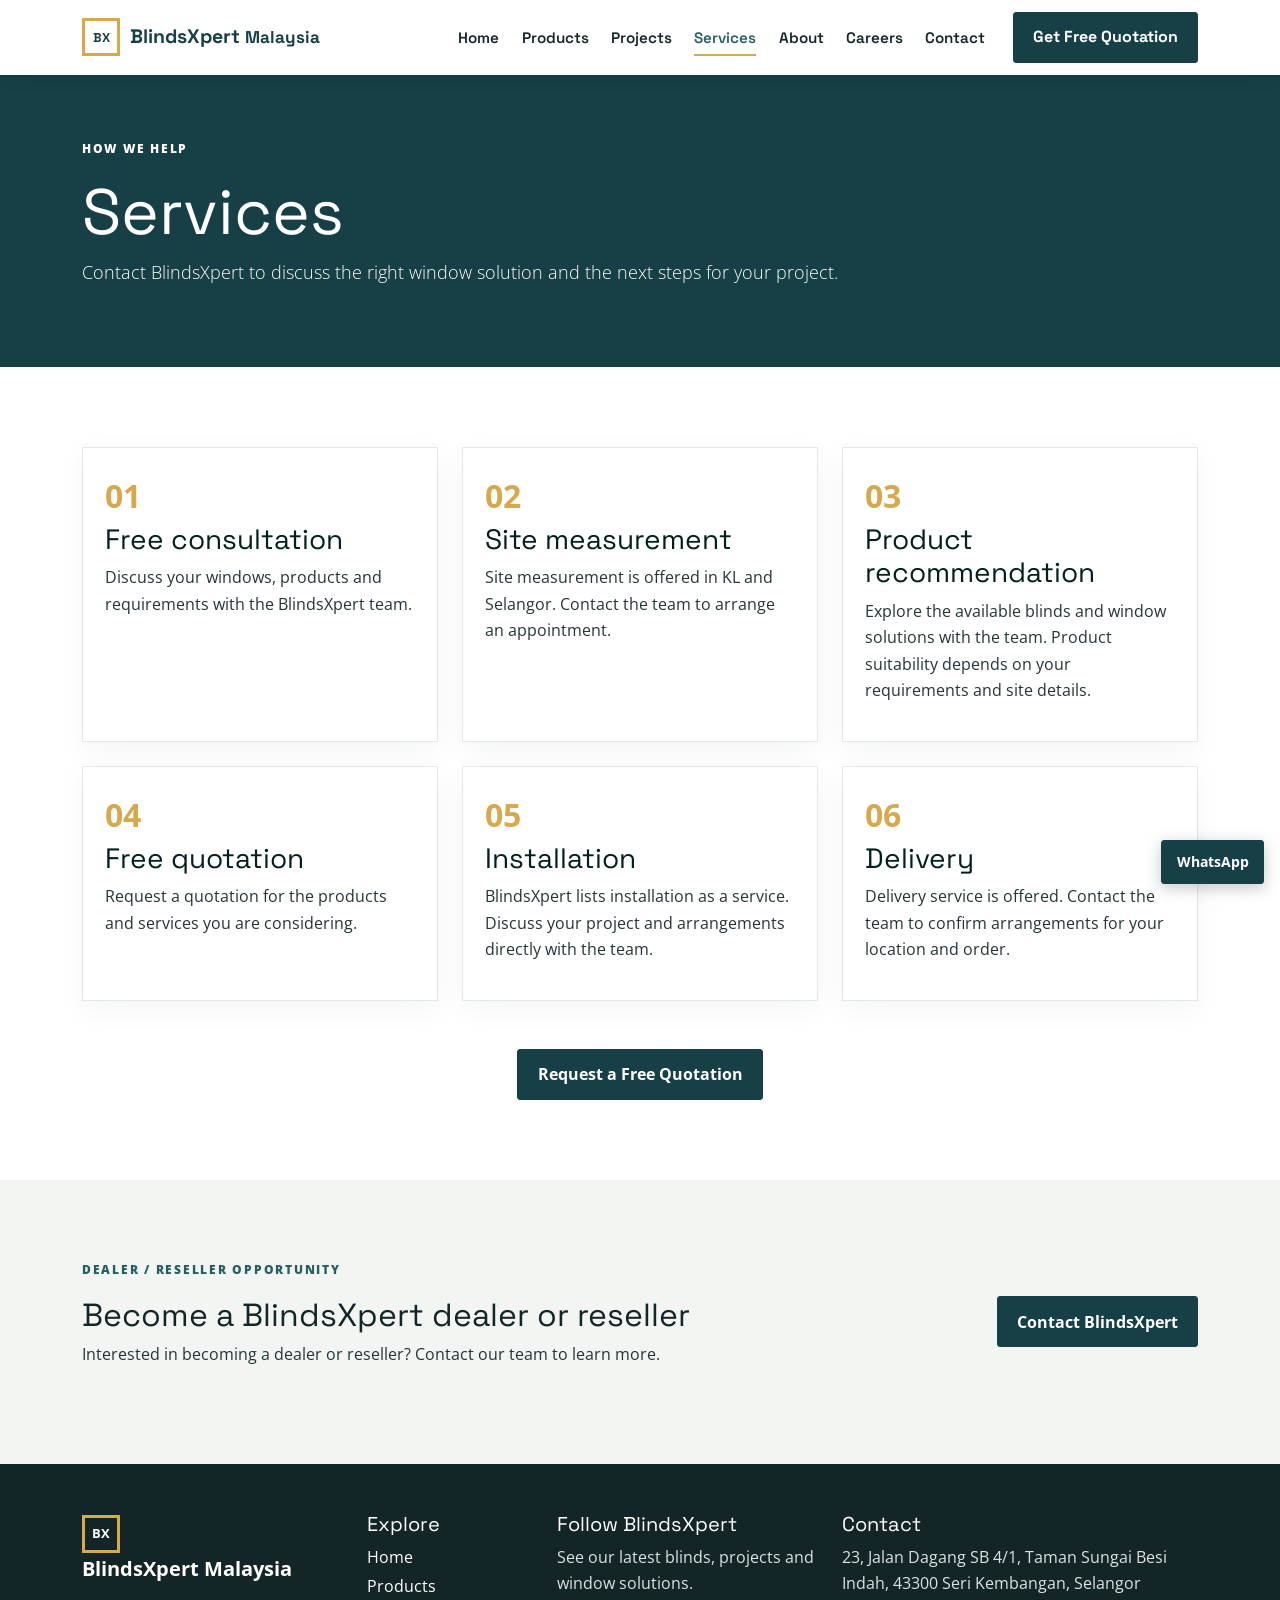
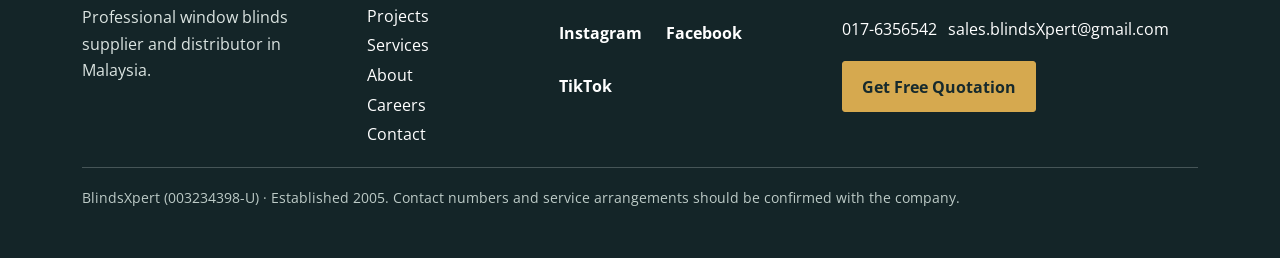
<file: services.html>
<!doctype html><html lang="en"><head><meta charset="utf-8"><meta name="viewport" content="width=device-width,initial-scale=1"><title>Blinds &amp; Window Installation Services | BlindsXpert</title><meta name="description" content="Learn about BlindsXpert consultation, site measurement in KL and Selangor, quotation, installation and delivery services."><link rel="canonical" href="https://blindsxpert.com.my/services.html"><link href="https://fonts.googleapis.com/css2?family=Open+Sans:wght@400;600;700&family=Space+Grotesk:wght@500;600;700&display=swap" rel="stylesheet"><link href="css/bootstrap.min.css" rel="stylesheet"><link href="css/style.css" rel="stylesheet"></head><body><a class="skip-link" href="#main">Skip to content</a><header><nav class="navbar navbar-expand-lg sticky-top" aria-label="Main navigation"><div class="container"><a class="brand-mark" href="index.html"><span class="brand-symbol">BX</span><span>BlindsXpert <small>Malaysia</small></span></a><button class="navbar-toggler" type="button" data-bs-toggle="collapse" data-bs-target="#siteNav" aria-controls="siteNav" aria-expanded="false" aria-label="Toggle navigation"><span class="navbar-toggler-icon"></span></button><div class="collapse navbar-collapse" id="siteNav"><div class="navbar-nav ms-auto align-items-lg-center"><a class="nav-link" href="index.html">Home</a><a class="nav-link" href="products.html">Products</a><a class="nav-link" href="projects.html">Projects</a><a class="nav-link active" aria-current="page" href="services.html">Services</a><a class="nav-link" href="about.html">About</a><a class="nav-link" href="careers.html">Careers</a><a class="nav-link" href="contact.html">Contact</a><a class="btn btn-primary ms-lg-3" href="contact.html#quote">Get Free Quotation</a></div></div></div></nav></header><main id="main"><section class="page-hero"><div class="container"><p class="eyebrow text-white">How we help</p><h1>Services</h1><p class="lead text-white">Contact BlindsXpert to discuss the right window solution and the next steps for your project.</p></div></section><section class="section-pad"><div class="container"><div class="row g-4"><div class="col-md-6 col-lg-4"><div class="info-card"><span class="process-number">01</span><h2 class="h3">Free consultation</h2><p>Discuss your windows, products and requirements with the BlindsXpert team.</p></div></div><div class="col-md-6 col-lg-4"><div class="info-card"><span class="process-number">02</span><h2 class="h3">Site measurement</h2><p>Site measurement is offered in KL and Selangor. Contact the team to arrange an appointment.</p></div></div><div class="col-md-6 col-lg-4"><div class="info-card"><span class="process-number">03</span><h2 class="h3">Product recommendation</h2><p>Explore the available blinds and window solutions with the team. Product suitability depends on your requirements and site details.</p></div></div><div class="col-md-6 col-lg-4"><div class="info-card"><span class="process-number">04</span><h2 class="h3">Free quotation</h2><p>Request a quotation for the products and services you are considering.</p></div></div><div class="col-md-6 col-lg-4"><div class="info-card"><span class="process-number">05</span><h2 class="h3">Installation</h2><p>BlindsXpert lists installation as a service. Discuss your project and arrangements directly with the team.</p></div></div><div class="col-md-6 col-lg-4"><div class="info-card"><span class="process-number">06</span><h2 class="h3">Delivery</h2><p>Delivery service is offered. Contact the team to confirm arrangements for your location and order.</p></div></div></div><div class="text-center mt-5"><a class="btn btn-primary" href="contact.html#quote">Request a Free Quotation</a></div></div></section><section class="section-pad section-light"><div class="container"><div class="row align-items-center g-4"><div class="col-lg-7"><p class="eyebrow">Dealer / reseller opportunity</p><h2>Become a BlindsXpert dealer or reseller</h2><p>Interested in becoming a dealer or reseller? Contact our team to learn more.</p></div><div class="col-lg-5 text-lg-end"><a class="btn btn-primary" href="contact.html?enquiry=dealer#quote">Contact BlindsXpert</a></div></div></div></section></main><footer class="footer py-5"><div class="container"><div class="row g-4 align-items-start"><div class="col-12 col-lg-3"><a class="brand-mark text-white" href="index.html" aria-label="BlindsXpert Malaysia home"><span class="brand-symbol" aria-hidden="true">BX</span><span>BlindsXpert Malaysia</span></a><p class="mt-3">Professional window blinds supplier and distributor in Malaysia.</p></div><div class="col-6 col-lg-2"><h2 class="h5">Explore</h2><nav aria-label="Footer navigation"><a href="index.html">Home</a><a href="products.html">Products</a><a href="projects.html">Projects</a><a href="services.html">Services</a><a href="about.html">About</a><a href="careers.html">Careers</a><a href="contact.html">Contact</a></nav></div><div class="col-6 col-lg-3"><h2 class="h5">Follow BlindsXpert</h2><p>See our latest blinds, projects and window solutions.</p><div class="social-links"><a class="social-link" href="https://www.instagram.com/blindsxpert/" target="_blank" rel="noopener noreferrer" aria-label="BlindsXpert on Instagram">Instagram</a><a class="social-link" href="https://www.facebook.com/blindsxpertmy/" target="_blank" rel="noopener noreferrer" aria-label="BlindsXpert on Facebook">Facebook</a><a class="social-link" href="https://www.tiktok.com/@blindsxpert_tiktok" target="_blank" rel="noopener noreferrer" aria-label="BlindsXpert on TikTok">TikTok</a></div></div><div class="col-12 col-lg-4"><h2 class="h5">Contact</h2><p>23, Jalan Dagang SB 4/1, Taman Sungai Besi Indah, 43300 Seri Kembangan, Selangor</p><a href="tel:+60176356542">017-6356542</a><a href="mailto:sales.blindsXpert@gmail.com">sales.blindsXpert@gmail.com</a><a class="btn btn-accent footer-cta mt-3" href="contact.html#quote">Get Free Quotation</a></div></div><hr><small>BlindsXpert (003234398-U) · Established 2005. Contact numbers and service arrangements should be confirmed with the company.</small></div></footer><a class="btn btn-primary floating-contact" href="https://blindsxpert.wasap.my/" target="_blank" rel="noopener noreferrer" aria-label="Contact BlindsXpert on WhatsApp">WhatsApp</a><script src="https://cdn.jsdelivr.net/npm/bootstrap@5.0.0/dist/js/bootstrap.bundle.min.js"></script><script src="js/main.js" defer></script></body></html>
</file>
<file: css/style.css>
:root{--bx-primary:#163f46;--bx-secondary:#285e62;--bx-accent:#d6a94f;--bx-dark:#142528;--bx-light:#f2f5f2;--bx-white:#fff;--bx-text:#243438;--bx-muted:#607174;--bs-primary:var(--bx-primary);--bs-secondary:var(--bx-secondary);--bs-light:var(--bx-light);--bs-dark:var(--bx-dark)}
*{box-sizing:border-box}html{scroll-behavior:smooth}body{font-family:'Open Sans',Arial,sans-serif;color:var(--bx-text);line-height:1.65}h1,h2,h3,h4,.navbar{font-family:'Space Grotesk','Open Sans',sans-serif}h1,h2,h3{color:var(--bx-dark);line-height:1.15}a{color:var(--bx-primary)}a:hover{color:var(--bx-secondary)}:focus-visible{outline:3px solid var(--bx-accent);outline-offset:3px}.skip-link{position:absolute;left:-9999px;top:0;background:white;padding:1rem;z-index:9999}.skip-link:focus{left:1rem}.navbar{background:#fff;padding:.75rem 0;box-shadow:0 2px 18px #14252812}.brand-mark{display:inline-flex;align-items:center;gap:.65rem;font-size:1.22rem;font-weight:700;color:var(--bx-primary);text-decoration:none}.brand-symbol{width:38px;height:38px;border:3px solid var(--bx-accent);display:grid;place-items:center;font-size:.8rem}.navbar .nav-link{color:var(--bx-dark);font-size:.95rem;font-weight:600;padding:.75rem .7rem!important}.navbar .nav-link.active,.navbar .nav-link:hover{color:var(--bx-secondary)}.btn{border-radius:3px;font-weight:700;padding:.78rem 1.2rem}.btn-primary{background:var(--bx-primary);border-color:var(--bx-primary)}.btn-primary:hover{background:#0e3035;border-color:#0e3035}.btn-accent{background:var(--bx-accent);color:#172a2d;border:1px solid var(--bx-accent)}.btn-outline-primary{color:var(--bx-primary);border-color:var(--bx-primary)}.hero{background:linear-gradient(90deg,#142528ec 0%,#142528b8 48%,#14252820 100%),url('https://blindsxpert.com.my/images/portfolio_project/project2022/1.jpeg') center/cover no-repeat;color:#fff;min-height:590px;display:flex;align-items:center}.hero h1,.hero p{color:#fff}.hero h1{font-size:clamp(2.8rem,6vw,5.1rem);max-width:800px}.eyebrow{text-transform:uppercase;letter-spacing:.14em;font-size:.78rem;font-weight:800;color:var(--bx-secondary)}.hero .eyebrow{color:#f0cb77}.section-pad{padding:5rem 0}.section-light{background:var(--bx-light)}.lead{font-size:1.15rem;color:var(--bx-muted)}.section-title{max-width:760px;margin:0 auto 2.5rem}.feature-strip{background:var(--bx-primary);color:white}.feature-strip strong{display:block;color:white;font-size:1.02rem}.feature-strip span{font-size:.87rem;color:#d9e5e2}.category-card,.project-card,.product-card,.info-card{height:100%;background:white;border:1px solid #e3e9e6;box-shadow:0 8px 26px #1425280c}.category-card img,.project-card img,.product-card img{width:100%;aspect-ratio:4/3;object-fit:cover}.category-card .card-body,.project-card .card-body,.product-card .card-body,.info-card{padding:1.35rem}.category-card h3,.project-card h3,.product-card h3{font-size:1.22rem}.product-card p,.project-card p{color:var(--bx-muted)}.product-card .tag,.project-card .tag{font-size:.72rem;text-transform:uppercase;font-weight:800;letter-spacing:.08em;color:var(--bx-secondary)}.plain-image{width:100%;height:100%;min-height:320px;object-fit:cover}.process-number{font-size:2rem;font-weight:700;color:var(--bx-accent)}.page-hero{background:var(--bx-primary);color:#fff;padding:4rem 0}.page-hero h1{color:white;font-size:clamp(2.3rem,5vw,4rem)}.page-hero a{color:#e8c874}.contact-line{display:flex;gap:.8rem;margin:.8rem 0}.form-control,.form-select{min-height:50px;border-radius:3px}.form-control:focus,.form-select:focus{border-color:var(--bx-secondary);box-shadow:0 0 0 .2rem #285e6230}.form-status{padding:1rem;background:#f2f5f2;border-left:4px solid var(--bx-accent)}.footer{background:var(--bx-dark);color:#dbe4e1}.footer h2,.footer h3,.footer a{color:white}.footer a{display:inline-block;margin:.2rem .7rem .2rem 0}.footer small{color:#bdcbc7}.filter-bar{display:flex;flex-wrap:wrap;gap:.5rem;margin-bottom:1.5rem}.filter-btn{background:#fff;border:1px solid #b8c7c4;padding:.5rem .9rem}.filter-btn[aria-pressed=true]{background:var(--bx-primary);color:#fff}.floating-contact{position:fixed;right:1rem;bottom:1rem;z-index:1000;box-shadow:0 4px 16px #14252840}.to-top{position:fixed;left:1rem;bottom:1rem;z-index:999;display:none}.catalogue{border:0}.muted{color:var(--bx-muted)}@media(max-width:991.98px){.navbar .navbar-collapse{padding:.7rem 0}.navbar .nav-link{padding:.55rem .25rem!important}.hero{min-height:520px}.section-pad{padding:3.5rem 0}}@media(max-width:575.98px){.hero{min-height:500px}.hero .btn{width:100%;margin:.25rem 0}.section-pad{padding:3rem 0}.page-hero{padding:3rem 0}.brand-mark{font-size:1rem}.floating-contact{right:.65rem;bottom:.65rem}}@media(prefers-reduced-motion:reduce){*,*::before,*::after{scroll-behavior:auto!important;animation-duration:.01ms!important;animation-iteration-count:1!important;transition-duration:.01ms!important}}

/* Hero image: official BlindsXpert Saujana Impian project photo; replace when an approved clean hero asset is supplied. */
.hero{position:relative;isolation:isolate;min-height:600px;background-image:linear-gradient(90deg,rgba(15,34,37,.94) 0%,rgba(15,34,37,.80) 48%,rgba(15,34,37,.76) 100%),url('https://blindsxpert.com.my/images/portfolio_project/project2022/1.jpeg');background-size:cover,cover;background-position:center,66% center}
.hero .container{padding-block:5rem!important}.hero h1{max-width:720px;font-size:clamp(3rem,5.5vw,5rem);line-height:1.02;letter-spacing:-.035em}.hero p.lead{max-width:610px;line-height:1.6}.hero-actions{display:flex;flex-wrap:wrap;gap:.75rem}.hero-actions .btn{min-height:48px;display:inline-flex;align-items:center;justify-content:center}
.category-card,.project-card,.product-card{display:flex;flex-direction:column;overflow:hidden;border-radius:4px}.category-card .card-body,.project-card .card-body{display:flex;flex-direction:column;flex:1}.category-card .card-body p,.project-card .card-body p{flex:1}.category-card img,.project-card img,.product-card>img,.product-placeholder,.image-placeholder{display:block;width:100%;aspect-ratio:4/3;object-fit:cover;background-color:#dfe8e4}.product-card .card-body{display:flex;flex-direction:column;flex:1;padding:1.35rem}.product-card .card-body p{flex:1;margin-bottom:1.2rem}.product-card .card-body>a{align-self:flex-start;margin-top:auto;font-weight:700}.product-card .tag,.project-card .tag{display:inline-block}.product-placeholder,.image-placeholder{position:relative;overflow:hidden;display:flex;align-items:flex-end;padding:1.1rem;background:linear-gradient(145deg,#e6eeeb,#cbd9d5);color:var(--bx-primary)}.product-placeholder::before,.image-placeholder::before{content:"";position:absolute;inset:12% 12% 28%;background:repeating-linear-gradient(0deg,transparent 0 13px,rgba(22,63,70,.22) 14px 18px);border-left:2px solid rgba(22,63,70,.16);border-right:2px solid rgba(22,63,70,.16)}.product-placeholder span,.image-placeholder span{position:relative;z-index:1;background:rgba(255,255,255,.88);padding:.25rem .5rem;font-size:.75rem;font-weight:700;letter-spacing:.04em;text-transform:uppercase}.image-placeholder{aspect-ratio:4/3}.plain-image.image-placeholder{height:auto;min-height:0}.product-item[hidden]{display:none!important}.benefit-list,.segment-list{padding-left:1.2rem;margin:.75rem 0;color:var(--bx-muted)}.benefit-list li,.segment-list li{margin:.25rem 0}.customer-groups{padding:.9rem 1rem;background:#fff;border-left:3px solid var(--bx-accent)}.customer-groups strong{color:var(--bx-primary)}.segment-list{display:flex;flex-wrap:wrap;gap:.3rem 1.5rem;margin-bottom:0}.product-feature{height:100%;border-top:3px solid var(--bx-accent)}.product-feature h3{margin-top:.7rem}.catalogue-section{border-block:1px solid #e2eae7}.catalogue-section .info-card{border-left:3px solid var(--bx-accent)}.final-cta{background:var(--bx-primary);color:#fff}.final-cta h2{color:#fff}.final-cta p{color:#e0e9e6}.final-cta .eyebrow{color:#f0cb77}.final-cta .btn-outline-primary{background:#fff}.navbar .navbar-nav>.btn{min-height:44px}.floating-contact{min-height:44px;display:inline-flex;align-items:center;justify-content:center;padding:.6rem .9rem;font-size:.9rem;max-width:calc(100vw - 2rem)}
@media(max-width:991.98px){.hero{min-height:540px}.hero .container{padding-block:4.25rem!important}.navbar .navbar-collapse{max-height:calc(100dvh - 78px);overflow-y:auto}.navbar .navbar-nav>.btn{margin:.75rem 0 0!important;align-self:flex-start}}
@media(max-width:575.98px){.hero{min-height:0;background-image:linear-gradient(90deg,rgba(15,34,37,.92),rgba(15,34,37,.84)),url('https://blindsxpert.com.my/images/portfolio_project/project2022/1.jpeg');background-size:cover,auto 100%;background-position:center,68% center}.hero .container{padding-top:3.25rem!important;padding-bottom:3.25rem!important}.hero h1{font-size:clamp(2.45rem,10vw,3.2rem);line-height:1.04;max-width:12ch}.hero p.lead{font-size:1rem;max-width:34ch;margin-bottom:1.25rem!important}.hero-actions{display:grid;grid-template-columns:1fr;gap:.65rem;max-width:330px}.hero-actions .btn{width:100%;min-height:48px;margin:0}.feature-strip{padding-block:1.1rem!important}.feature-strip strong{font-size:.92rem}.feature-strip span{font-size:.78rem;line-height:1.35;display:block}.section-pad{padding:2.75rem 0}.section-title{margin-bottom:1.75rem}.section-title .lead{font-size:1rem}.category-card .card-body,.project-card .card-body,.product-card .card-body{padding:1.1rem}.floating-contact{right:.75rem;bottom:calc(.75rem + env(safe-area-inset-bottom));font-size:.82rem;padding:.5rem .75rem}.brand-mark{font-size:.96rem}.segment-list{display:block}.page-hero{padding:2.5rem 0}.navbar .navbar-collapse{padding:.5rem 0 1rem}}
@media(prefers-reduced-motion:reduce){.hero{background-attachment:scroll}}
.product-feature .tag{font-size:.72rem;text-transform:uppercase;font-weight:800;letter-spacing:.08em;color:var(--bx-secondary)}
.product-card>img,.product-card>.product-placeholder,.product-feature-card>img,.product-feature-card>.product-placeholder{aspect-ratio:16/10}.product-placeholder span{font-size:.68rem;letter-spacing:.08em;padding:.25rem .45rem}.product-feature-card{display:flex;flex-direction:column;height:100%;overflow:hidden;background:#fff;border:1px solid #e3e9e6;border-radius:4px;box-shadow:0 8px 26px #1425280c}.product-feature-card img,.product-feature-card>.product-placeholder{width:100%;object-fit:cover}.product-feature-body{display:flex;flex-direction:column;flex:1;padding:1.2rem}.product-feature-body .tag{font-size:.72rem;text-transform:uppercase;font-weight:800;letter-spacing:.08em;color:var(--bx-secondary)}.product-feature-body h3{font-size:1.2rem;margin:.45rem 0}.product-feature-body p{color:var(--bx-muted);flex:1}.product-feature-body a{font-weight:700;margin-top:auto;align-self:flex-start}.segment-card{height:100%;min-height:70px;padding:1rem .8rem;background:#fff;border:1px solid #e3e9e6;border-top:3px solid var(--bx-accent);font-weight:700;color:var(--bx-primary);display:flex;align-items:center;justify-content:center}.who-we-serve{background:var(--bx-light)}
@media(max-width:575.98px){.product-card>img,.product-card>.product-placeholder,.product-feature-card>img,.product-feature-card>.product-placeholder{aspect-ratio:16/9}.product-feature-body{padding:1.05rem}.segment-card{min-height:64px;padding:.8rem .55rem;font-size:.92rem}}
.product-card>.image-placeholder,.product-feature-card>.image-placeholder{aspect-ratio:16/10}
@media(max-width:575.98px){.product-card>.image-placeholder,.product-feature-card>.image-placeholder{aspect-ratio:16/9}}

:root{--bx-brand-blue:#2859c5;--bx-brand-magenta:#d33d91}
/* Hero photo is an existing BlindsXpert project image; its overlay and slow drift are decorative only. */
.hero{background-image:none;background-color:var(--bx-dark);overflow:hidden}.hero::before{content:"";position:absolute;inset:0;z-index:-1;background-image:linear-gradient(90deg,rgba(15,34,37,.94) 0%,rgba(15,34,37,.80) 48%,rgba(15,34,37,.76) 100%),url('https://blindsxpert.com.my/images/portfolio_project/project2022/1.jpeg');background-size:cover,cover;background-position:center,66% center;transform:scale(1.025);animation:hero-drift 26s ease-in-out infinite alternate;will-change:transform}.hero>.container{position:relative;z-index:1}.hero .eyebrow,.hero h1,.hero .lead,.hero-actions{animation:hero-enter .62s cubic-bezier(.2,.7,.25,1) both}.hero h1{animation-delay:.08s}.hero .lead{animation-delay:.17s}.hero-actions{animation-delay:.25s}
@keyframes hero-enter{from{opacity:0;transform:translateY(16px)}to{opacity:1;transform:translateY(0)}}@keyframes hero-drift{from{transform:scale(1.025) translateX(0)}to{transform:scale(1.055) translateX(-.3%)}}
.navbar .nav-link{position:relative}.navbar .nav-link::after{content:"";position:absolute;left:.7rem;right:.7rem;bottom:.35rem;height:2px;background:var(--bx-accent);transform:scaleX(0);transform-origin:left;transition:transform .2s ease}.navbar .nav-link:hover::after,.navbar .nav-link:focus-visible::after,.navbar .nav-link.active::after{transform:scaleX(1)}.btn{transition:transform .18s ease,box-shadow .18s ease,background-color .18s ease,color .18s ease,border-color .18s ease}.social-links{display:flex;flex-wrap:wrap;gap:.65rem}.social-link{position:relative;display:inline-block;padding:.3rem .1rem;color:inherit;text-decoration:none;font-weight:700}.social-link::after{content:"";position:absolute;left:0;right:100%;bottom:0;height:2px;background:linear-gradient(90deg,var(--bx-brand-blue),var(--bx-brand-magenta));transition:right .22s ease}.social-link:hover::after,.social-link:focus-visible::after{right:0}.social-links-light{color:var(--bx-primary)}.social-follow{background:#fff}.footer nav a{display:block;width:max-content;max-width:100%}.footer-cta{color:#172a2d!important}.reveal{opacity:1;transform:none}.reveal-left,.reveal-right,.reveal-scale{opacity:1;transform:none}.reveal-ready .reveal:not(.is-visible){opacity:0;transform:translateY(22px);transition:opacity .58s cubic-bezier(.2,.7,.25,1) var(--reveal-delay,0ms),transform .58s cubic-bezier(.2,.7,.25,1) var(--reveal-delay,0ms)}.reveal-ready .reveal-left:not(.is-visible){transform:translateX(-22px)}.reveal-ready .reveal-right:not(.is-visible){transform:translateX(22px)}.reveal-ready .reveal-scale:not(.is-visible){transform:scale(.975)}.reveal.is-visible,.reveal-left.is-visible,.reveal-right.is-visible,.reveal-scale.is-visible{opacity:1;transform:none}.product-card,.product-feature-card,.category-card,.project-card,.info-card,.segment-card{transition:transform .22s ease,box-shadow .22s ease,border-color .22s ease}.product-card img,.product-feature-card img,.category-card img,.project-card img{transition:transform .55s cubic-bezier(.2,.7,.25,1)}.product-placeholder::before{transition:transform .55s cubic-bezier(.2,.7,.25,1)}.project-card h2,.project-card h3{transition:color .2s ease}.floating-contact{animation:contact-enter .42s .24s cubic-bezier(.2,.7,.25,1) both}@keyframes contact-enter{from{opacity:0;transform:translateY(8px)}to{opacity:1;transform:translateY(0)}}
@media(hover:hover) and (pointer:fine){.btn:hover{transform:translateY(-2px);box-shadow:0 7px 18px rgba(20,37,40,.14)}.product-card:hover,.product-feature-card:hover,.category-card:hover,.project-card:hover,.info-card:hover,.segment-card:hover{transform:translateY(-3px);box-shadow:0 14px 32px rgba(20,37,40,.12);border-color:#ccd8d4}.product-card:hover>img,.product-feature-card:hover>img,.category-card:hover>img,.project-card:hover>img{transform:scale(1.025)}.product-card:hover .product-placeholder::before,.product-feature-card:hover .product-placeholder::before{transform:scale(1.025)}.project-card:hover h2,.project-card:hover h3{color:var(--bx-secondary)}.footer-cta:hover{transform:translateY(-2px)}}
@media(max-width:991.98px){.hero::before{background-position:center,66% center}.navbar-collapse.show .navbar-nav>a{animation:menu-item-enter .24s ease both;animation-delay:var(--menu-stagger,0ms)}@keyframes menu-item-enter{from{opacity:0;transform:translateY(5px)}to{opacity:1;transform:translateY(0)}}}
@media(max-width:575.98px){.hero::before{background-position:center,68% center}.hero::before{animation-duration:32s}.social-links{gap:.55rem}.footer nav a{padding:.15rem 0}}
@media(prefers-reduced-motion:reduce){html.reveal-ready .reveal,html.reveal-ready .reveal:not(.is-visible),html.reveal-ready .reveal-left,html.reveal-ready .reveal-right,html.reveal-ready .reveal-scale{opacity:1!important;transform:none!important;transition:none!important}.hero::before,.hero .eyebrow,.hero h1,.hero .lead,.hero-actions,.floating-contact{animation:none!important;transform:none!important}.navbar .nav-link::after,.social-link::after,.btn,.product-card,.product-feature-card,.category-card,.project-card,.info-card,.segment-card,.product-card img,.product-feature-card img,.category-card img,.project-card img{transition:none!important}}
html,body{overflow-x:clip}
.reveal-ready .reveal-left:not(.is-visible),.reveal-ready .reveal-right:not(.is-visible){transform:translateY(22px)}
@supports not (overflow-x:clip){body{overflow-x:hidden}}
</file>
